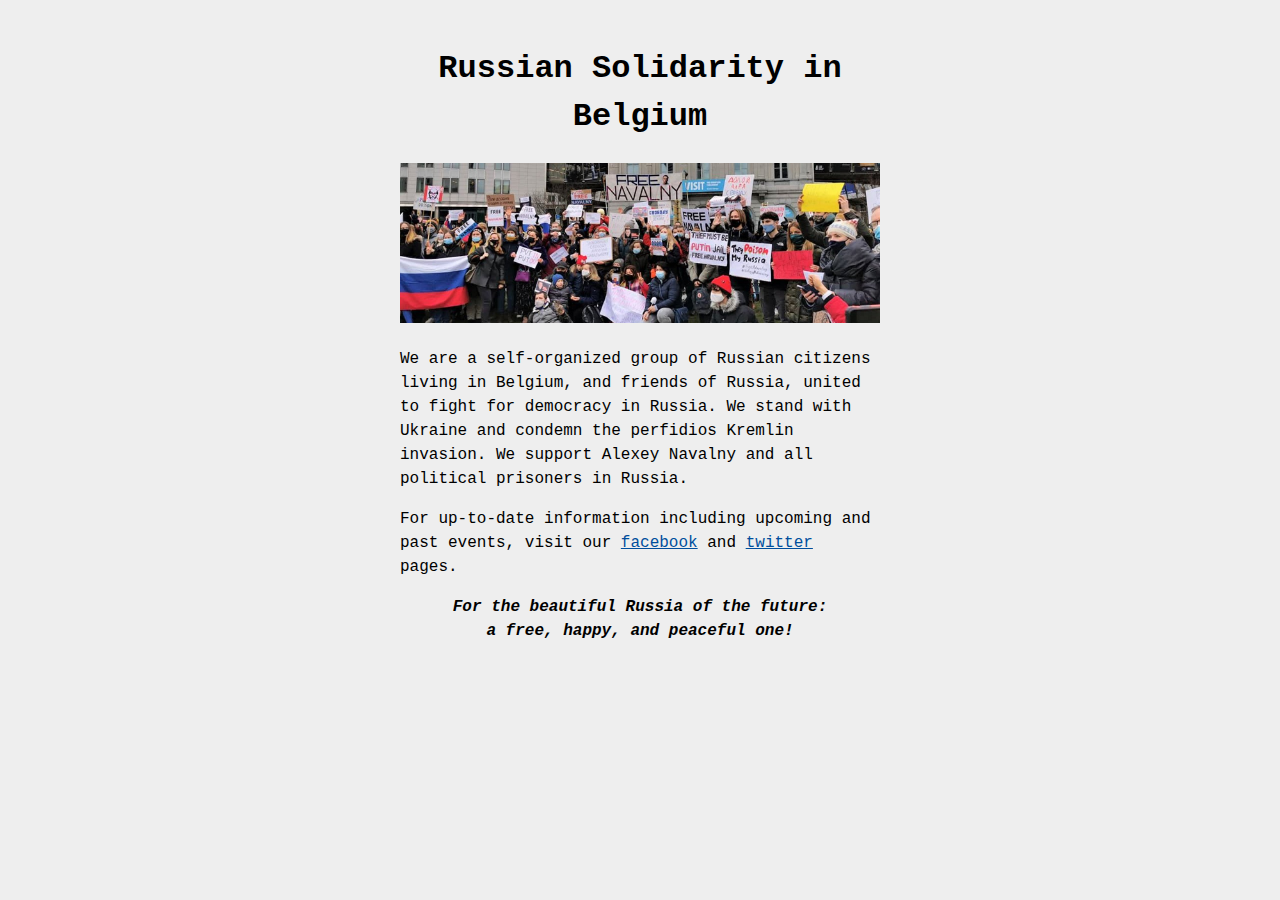
<file: index.html>
<!DOCTYPE html>
<html lang="en">
<head>
    <meta charset="utf-8" />
    <title>Russian Solidarity in Belgium</title>
    <meta name="viewport" content="width=device-width, initial-scale=1" />
    <meta name="description" content="" />
    <meta name="robots" content="index, follow" />

    <!-- Link to the Responsive Columns CSS -->
    <link rel="stylesheet" type="text/css" href="css/r-c-min.css" />

    <!-- Link to your general styles -->
    <link rel="stylesheet" type="text/css" href="css/column-styles.css" />

    <!--
    See this article for more details on linking to CSS:
    https://matthewjamestaylor.com/add-css-to-html
    -->
</head>
<body>


<!--
<r-c>
    <c1-1>
        <p> Russia</p>
        <h1></h1>
    </c1-1>
</r-c>
-->

<!-- Start layout -->
<r-c class="fixed-width">
  <c1-1>
    <h1 style="text-align:center">Russian Solidarity in Belgium</h1>
    <img src="./header.jpg" width="100%"/>

    <p>
      We are a self-organized group of Russian citizens living in Belgium,
      and friends of Russia, united to fight for democracy in Russia.
      We stand with Ukraine and condemn the perfidios Kremlin invasion.
      We support Alexey Navalny and all political prisoners in Russia.
    </p>

    <p>
      For up-to-date information including upcoming and past events,
      visit our <a href="https://www.facebook.com/russiansolidarityinbelgium">facebook</a>
      and <a href="https://twitter.com/rossolidarnost/">twitter</a> pages.
    </p>

    <p style="text-align:center">
    <b><em>
      For the beautiful Russia of the future: <br/>
      a free, happy, and peaceful one!
    </em></b>
    </p>
  </c1-1>
</r-c>
<!-- End layout -->

</body>
</html>
</file>
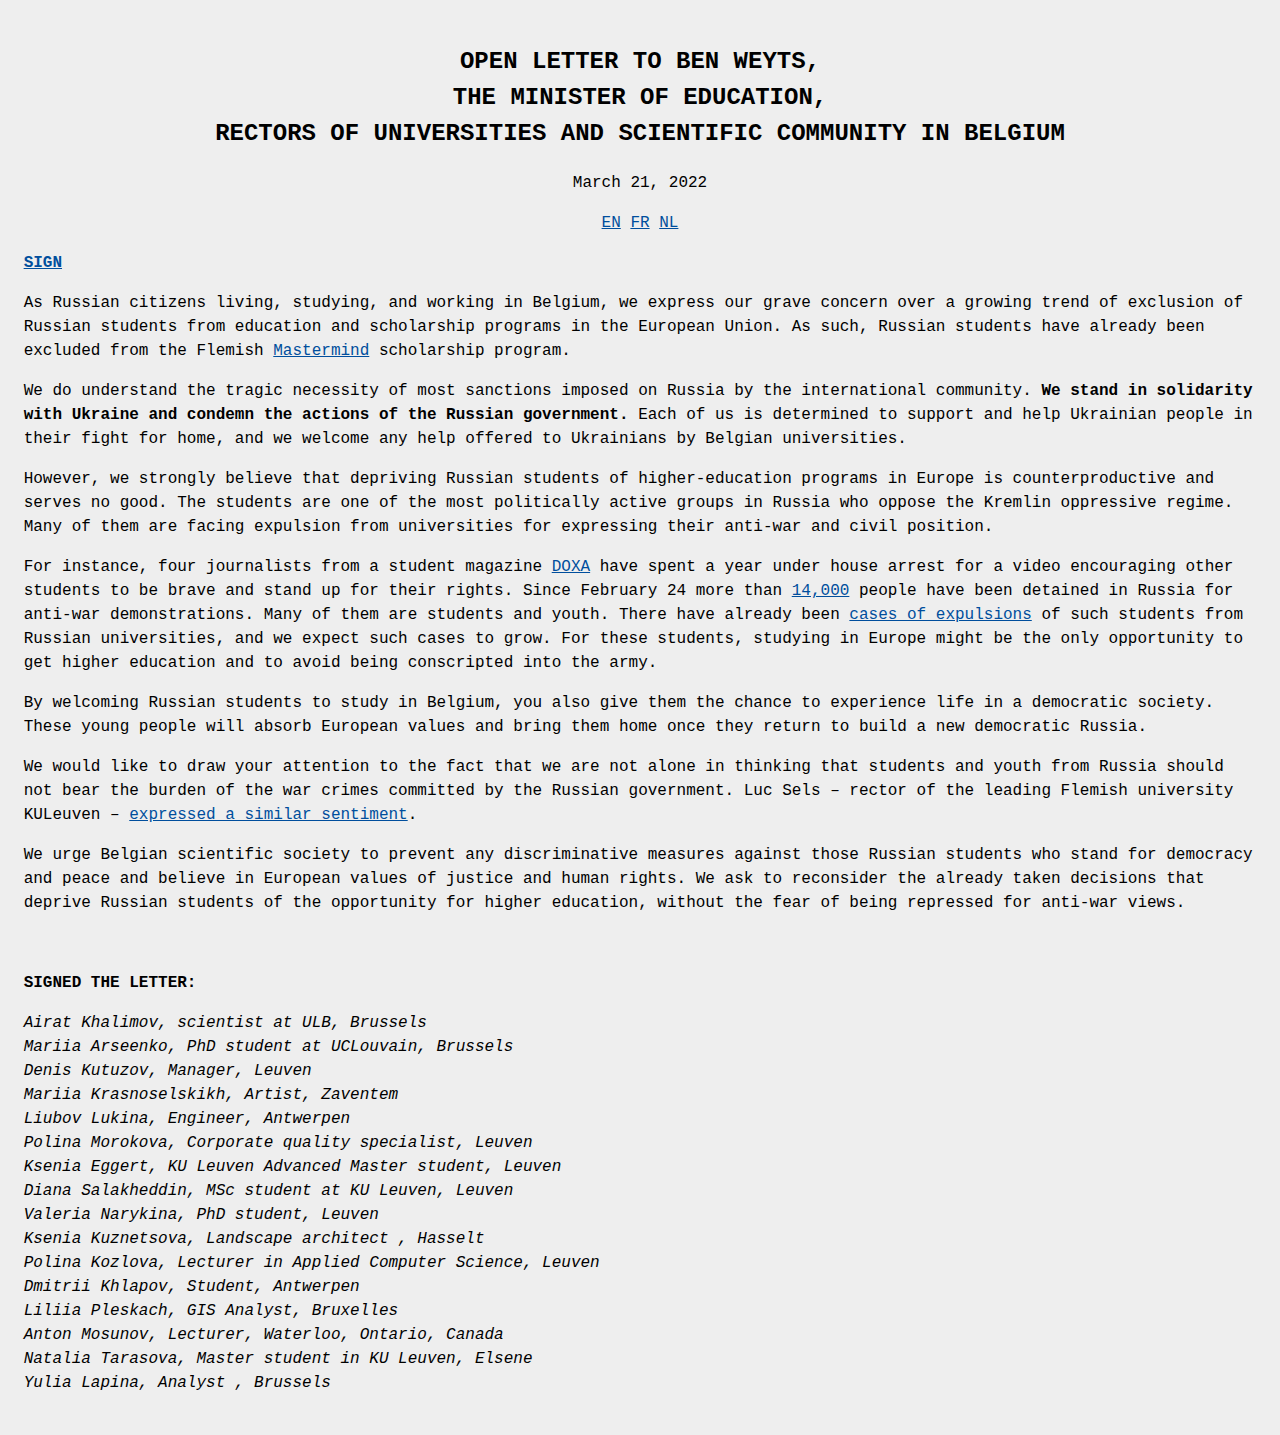
<file: letter_en.html>
<!DOCTYPE html>
<html lang="en">
<head>
    <meta charset="utf-8" />
    <title>Open Letter to Ben Weyts</title>
    <meta name="viewport" content="width=device-width, initial-scale=1" />
    <meta name="description" content="" />
    <meta name="robots" content="index, follow" />

    <!-- Link to the Responsive Columns CSS -->
    <link rel="stylesheet" type="text/css" href="css/r-c-min.css" />

    <!-- Link to your general styles -->
    <link rel="stylesheet" type="text/css" href="css/column-styles.css" />

    <!--
    See this article for more details on linking to CSS:
    https://matthewjamestaylor.com/add-css-to-html
    -->
</head>
<body>


<!--
<r-c>
    <c1-1>
        <p> Russia</p>
        <h1></h1>
    </c1-1>
</r-c>
-->

<!-- Start layout -->
<r-c class="fixed-width-wide">
  <c1-1>
    <h2 style="text-align:center">
        OPEN LETTER TO BEN WEYTS,<br/>
        THE MINISTER OF EDUCATION,<br/>
        RECTORS OF UNIVERSITIES AND SCIENTIFIC COMMUNITY IN BELGIUM
    </h2>
    <p style="text-align:center">March 21, 2022</p>
    <p style="text-align:center">
      <a href="./letter_en.html">EN</a>
      <a href="./letter_fr.html">FR</a>
      <a href="./letter_nl.html">NL</a>
    </p>

    <p style="text-align:left"><b><a href="https://forms.gle/hnZCcfJ3GpkfSVJW9">SIGN</a></b></p>

    <p>
      As Russian citizens living, studying, and working in Belgium, we express our grave concern over a growing trend of exclusion of Russian students from education and scholarship programs in the European Union.
      As such, Russian students have already been excluded from the Flemish <a href="https://www.aa.com.tr/en/europe/belgium-s-flanders-region-suspends-study-grants-for-russians-report/2527870">Mastermind</a> scholarship program.
    </p>

    <p>
    We do understand the tragic necessity of most sanctions imposed on Russia by the international community. <b>We stand in solidarity with Ukraine and condemn the actions of the Russian government.</b> Each of us is determined to support and help Ukrainian people in their fight for home, and we welcome any help offered to Ukrainians by Belgian universities.
    </p>

    <p>
However, we strongly believe that depriving Russian students of higher-education programs in Europe is counterproductive and serves no good. The students are one of the most politically active groups in Russia who oppose the Kremlin oppressive regime. Many of them are facing expulsion from universities for expressing their anti-war and civil position.
    </p>

    <p>
    For instance, four journalists from a student magazine <a href="https://news.doxajournal.ru/novosti/studenty-zapustili-peticiyu-protiv-otchisleniya-iz-spbgu-za-uchastie-v-protestah/">DOXA</a> have spent a year under house arrest for a video encouraging other students to be brave and stand up for their rights. Since February 24 more than <a href="https://ovdinfo.org/">14,000</a> people have been detained in Russia for anti-war demonstrations. Many of them are students and youth. There have already been <a href="https://www.severreal.org/a/v-peterburge-iz-spbgu-otchislyat-uchastvovavshih-v-antivoennyh-mitingah-studentov/31738584.html">cases of expulsions</a> of such students from Russian universities, and we expect such cases to grow. For these students, studying in Europe might be the only opportunity to get higher education and to avoid being conscripted into the army.
    </p>

    <p>
By welcoming Russian students to study in Belgium, you also give them the chance to experience life in a democratic society. These young people will absorb European values and bring them home once they return to build a new democratic Russia.
    </p>

    <p>
    We would like to draw your attention to the fact that we are not alone in thinking that students and youth from Russia should not bear the burden of the war crimes committed by the Russian government. Luc Sels – rector of the leading Flemish university KULeuven – <a href="https://twitter.com/LucSels/status/1501170204998606852">expressed a similar sentiment</a>.
    </p>

    <p>
We urge Belgian scientific society to prevent any discriminative measures against those Russian students who stand for democracy and peace and believe in European values of justice and human rights. We ask to reconsider the already taken decisions that deprive Russian students of the opportunity for higher education, without the fear of being repressed for anti-war views.
    </p>

    <br/>
    <p style="text-align:left"><b>SIGNED THE LETTER:</b></p>
    <em>
    <p>
    Airat Khalimov, scientist at ULB, Brussels <br/>
    Mariia Arseenko, PhD student at UCLouvain, Brussels <br/>
Denis Kutuzov, Manager, Leuven <br/>
Mariia Krasnoselskikh, Artist, Zaventem <br/>
Liubov Lukina, Engineer, Antwerpen  <br/>
Polina Morokova, Corporate quality specialist, Leuven <br/>
Ksenia Eggert, KU Leuven Advanced Master student, Leuven <br/>
Diana Salakheddin, MSc student at KU Leuven, Leuven <br/>
Valeria Narykina, PhD student, Leuven <br/>
Ksenia Kuznetsova, Landscape architect , Hasselt <br/>
Polina Kozlova, Lecturer in Applied Computer Science, Leuven <br/>
Dmitrii Khlapov, Student, Antwerpen <br/>
Liliia Pleskach, GIS Analyst, Bruxelles <br/>
Anton Mosunov, Lecturer, Waterloo, Ontario, Canada <br/>
Natalia Tarasova, Master student in KU Leuven, Elsene <br/>
Yulia Lapina, Analyst , Brussels <br/>
    </p>
    </em>

  </c1-1>
</r-c>
<!-- End layout -->

</body>
</html>
</file>
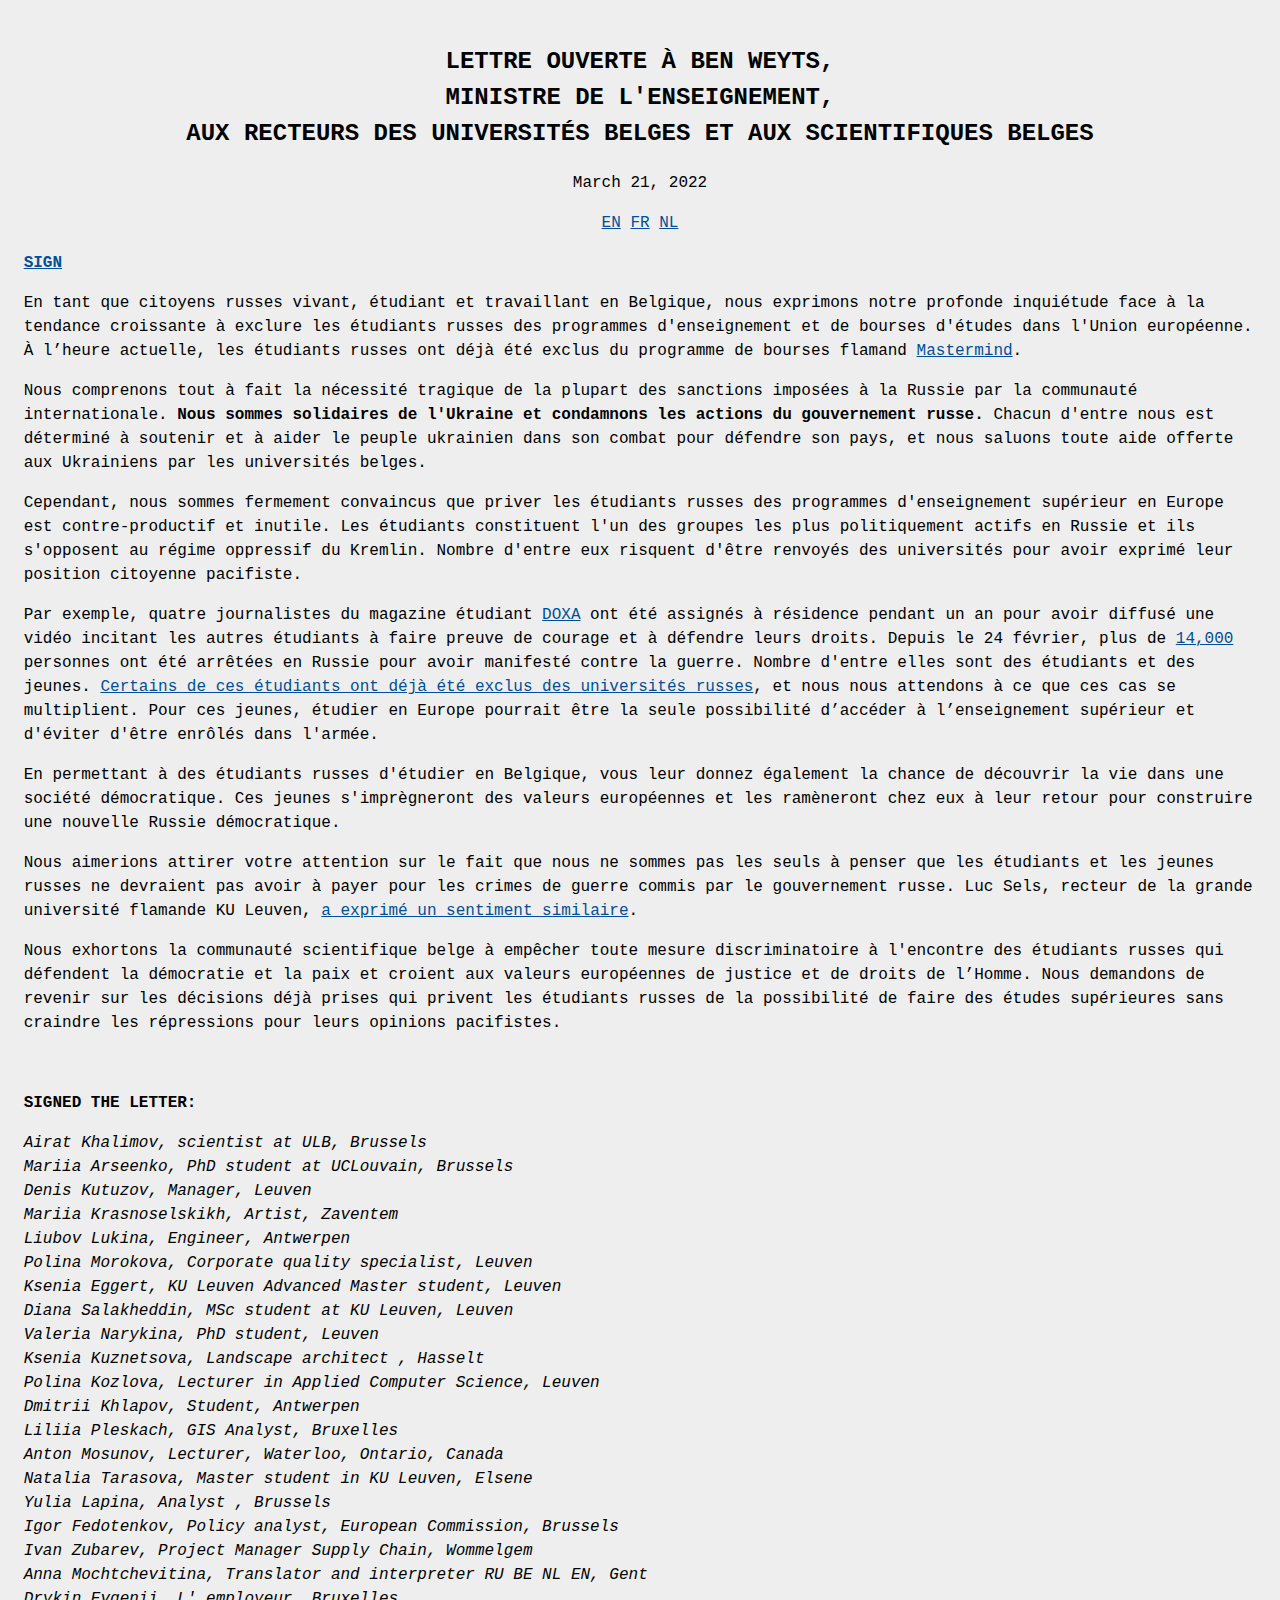
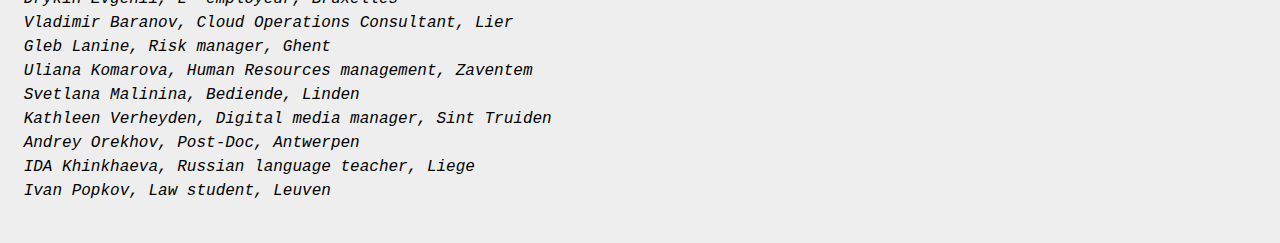
<file: letter_fr.html>
<!DOCTYPE html>
<html lang="en">
<head>
    <meta charset="utf-8" />
    <title>Open Letter to Ben Weyts</title>
    <meta name="viewport" content="width=device-width, initial-scale=1" />
    <meta name="description" content="Open Letter to Ben Weyts and Belgian Scientific Community" />
    <meta name="robots" content="index, follow" />

    <meta property="og:url" content="https://www.russiansolidarity.be/letter_fr.html">
    <meta property="og:type" content="website">
    <meta property="og:title" content="Open Letter to Ben Weyts and Belgian Scientific Community">
    <meta property="og:description" content="We urge Belgian scientific society to prevent any discriminative measures against pro-peace anti-war Russian students">

    <!-- Link to the Responsive Columns CSS -->
    <link rel="stylesheet" type="text/css" href="css/r-c-min.css" />

    <!-- Link to your general styles -->
    <link rel="stylesheet" type="text/css" href="css/column-styles.css" />

    <!--
    See this article for more details on linking to CSS:
    https://matthewjamestaylor.com/add-css-to-html
    -->
</head>
<body>


<!--
<r-c>
    <c1-1>
        <p> Russia</p>
        <h1></h1>
    </c1-1>
</r-c>
-->

<!-- Start layout -->
<r-c class="fixed-width-wide">
  <c1-1>
    <h2 style="text-align:center">
      LETTRE OUVERTE À BEN WEYTS,<br/>
      MINISTRE DE L'ENSEIGNEMENT, <br/>
      AUX RECTEURS DES UNIVERSITÉS BELGES ET AUX SCIENTIFIQUES BELGES
    </h2>
    <p style="text-align:center">March 21, 2022</p>
    <p style="text-align:center">
      <a href="./letter_en.html">EN</a>
      <a href="./letter_fr.html">FR</a>
      <a href="./letter_nl.html">NL</a>
    </p>

    <p style="text-align:left"><b><a href="https://forms.gle/hnZCcfJ3GpkfSVJW9">SIGN</a></b></p>

    <p>
En tant que citoyens russes vivant, étudiant et travaillant en Belgique, nous exprimons notre profonde inquiétude face à la tendance croissante à exclure les étudiants russes des programmes d'enseignement et de bourses d'études dans l'Union européenne. À l’heure actuelle, les étudiants russes ont déjà été exclus du programme de bourses flamand
<a href="https://www.aa.com.tr/en/europe/belgium-s-flanders-region-suspends-study-grants-for-russians-report/2527870">Mastermind</a>.
    </p>

    <p>
Nous comprenons tout à fait la nécessité tragique de la plupart des sanctions imposées à la Russie par la communauté internationale. 
    <b>Nous sommes solidaires de l'Ukraine et condamnons les actions du gouvernement russe. </b>
Chacun d'entre nous est déterminé à soutenir et à aider le peuple ukrainien dans son combat pour défendre son pays, et nous saluons toute aide offerte aux Ukrainiens par les universités belges. </p>

    <p>
Cependant, nous sommes fermement convaincus que priver les étudiants russes des programmes d'enseignement supérieur en Europe est contre-productif et inutile. Les étudiants constituent l'un des groupes les plus politiquement actifs en Russie et ils s'opposent au régime oppressif du Kremlin. Nombre d'entre eux risquent d'être renvoyés des universités pour avoir exprimé leur position citoyenne pacifiste.
    </p>

    <p>
Par exemple, quatre journalistes du magazine étudiant
    <a href="https://news.doxajournal.ru/novosti/studenty-zapustili-peticiyu-protiv-otchisleniya-iz-spbgu-za-uchastie-v-protestah/">DOXA</a>
ont été assignés à résidence pendant un an pour avoir diffusé une vidéo incitant les autres étudiants à faire preuve de courage et à défendre leurs droits. Depuis le 24 février, plus de
<a href="https://ovdinfo.org/">14,000</a>
personnes ont été arrêtées en Russie pour avoir manifesté contre la guerre. Nombre d'entre elles sont des étudiants et des jeunes.
<a href="https://www.severreal.org/a/v-peterburge-iz-spbgu-otchislyat-uchastvovavshih-v-antivoennyh-mitingah-studentov/31738584.html">Certains de ces étudiants ont déjà été exclus des universités russes</a>, et nous nous attendons à ce que ces cas se multiplient. Pour ces jeunes, étudier en Europe pourrait être la seule possibilité d’accéder à l’enseignement supérieur et d'éviter d'être enrôlés dans l'armée.
    </p>

    <p>
En permettant à des étudiants russes d'étudier en Belgique, vous leur donnez également la chance de découvrir la vie dans une société démocratique. Ces jeunes s'imprègneront des valeurs européennes et les ramèneront chez eux à leur retour pour construire une nouvelle Russie démocratique.
    </p>

    <p>
    Nous aimerions attirer votre attention sur le fait que nous ne sommes pas les seuls à penser que les étudiants et les jeunes russes ne devraient pas avoir à payer pour les crimes de guerre commis par le gouvernement russe. Luc Sels, recteur de la grande université flamande KU Leuven, <a href="https://twitter.com/LucSels/status/1501170204998606852">a exprimé un sentiment similaire</a>.
    </p>

    <p>
Nous exhortons la communauté scientifique belge à empêcher toute mesure discriminatoire à l'encontre des étudiants russes qui défendent la démocratie et la paix et croient aux valeurs européennes de justice et de droits de l’Homme. Nous demandons de revenir sur les décisions déjà prises qui privent les étudiants russes de la possibilité de faire des études supérieures sans craindre les répressions pour leurs opinions pacifistes.
    </p>

    <br/>
    <p style="text-align:left"><b>SIGNED THE LETTER:</b></p>
    <em>
    <p>
Airat Khalimov, scientist at ULB, Brussels <br/>
Mariia Arseenko, PhD student at UCLouvain, Brussels <br/>
Denis Kutuzov, Manager, Leuven <br/>
Mariia Krasnoselskikh, Artist, Zaventem <br/>
Liubov Lukina, Engineer, Antwerpen  <br/>
Polina Morokova, Corporate quality specialist, Leuven <br/>
Ksenia Eggert, KU Leuven Advanced Master student, Leuven <br/>
Diana Salakheddin, MSc student at KU Leuven, Leuven <br/>
Valeria Narykina, PhD student, Leuven <br/>
Ksenia Kuznetsova, Landscape architect , Hasselt <br/>
Polina Kozlova, Lecturer in Applied Computer Science, Leuven <br/>
Dmitrii Khlapov, Student, Antwerpen <br/>
Liliia Pleskach, GIS Analyst, Bruxelles <br/>
Anton Mosunov, Lecturer, Waterloo, Ontario, Canada <br/>
Natalia Tarasova, Master student in KU Leuven, Elsene <br/>
Yulia Lapina, Analyst , Brussels <br/>
Igor Fedotenkov, Policy analyst, European Commission, Brussels <br/>
Ivan Zubarev, Project Manager Supply Chain, Wommelgem <br/>
Anna Mochtchevitina, Translator and interpreter RU BE NL EN, Gent <br/>
Drykin Evgenii, L' employeur, Bruxelles <br/>
Vladimir Baranov, Cloud Operations Consultant, Lier <br/>
Gleb Lanine, Risk manager, Ghent <br/>
Uliana Komarova, Human Resources management, Zaventem <br/>
Svetlana Malinina, Bediende, Linden <br/>
Kathleen Verheyden, Digital media manager, Sint Truiden <br/>
Andrey Orekhov, Post-Doc, Antwerpen  <br/>
IDA Khinkhaeva, Russian language teacher, Liege <br/>
Ivan Popkov, Law student, Leuven <br/>
    </p>
    </em>
  </c1-1>
</r-c>
<!-- End layout -->

</body>
</html>
</file>
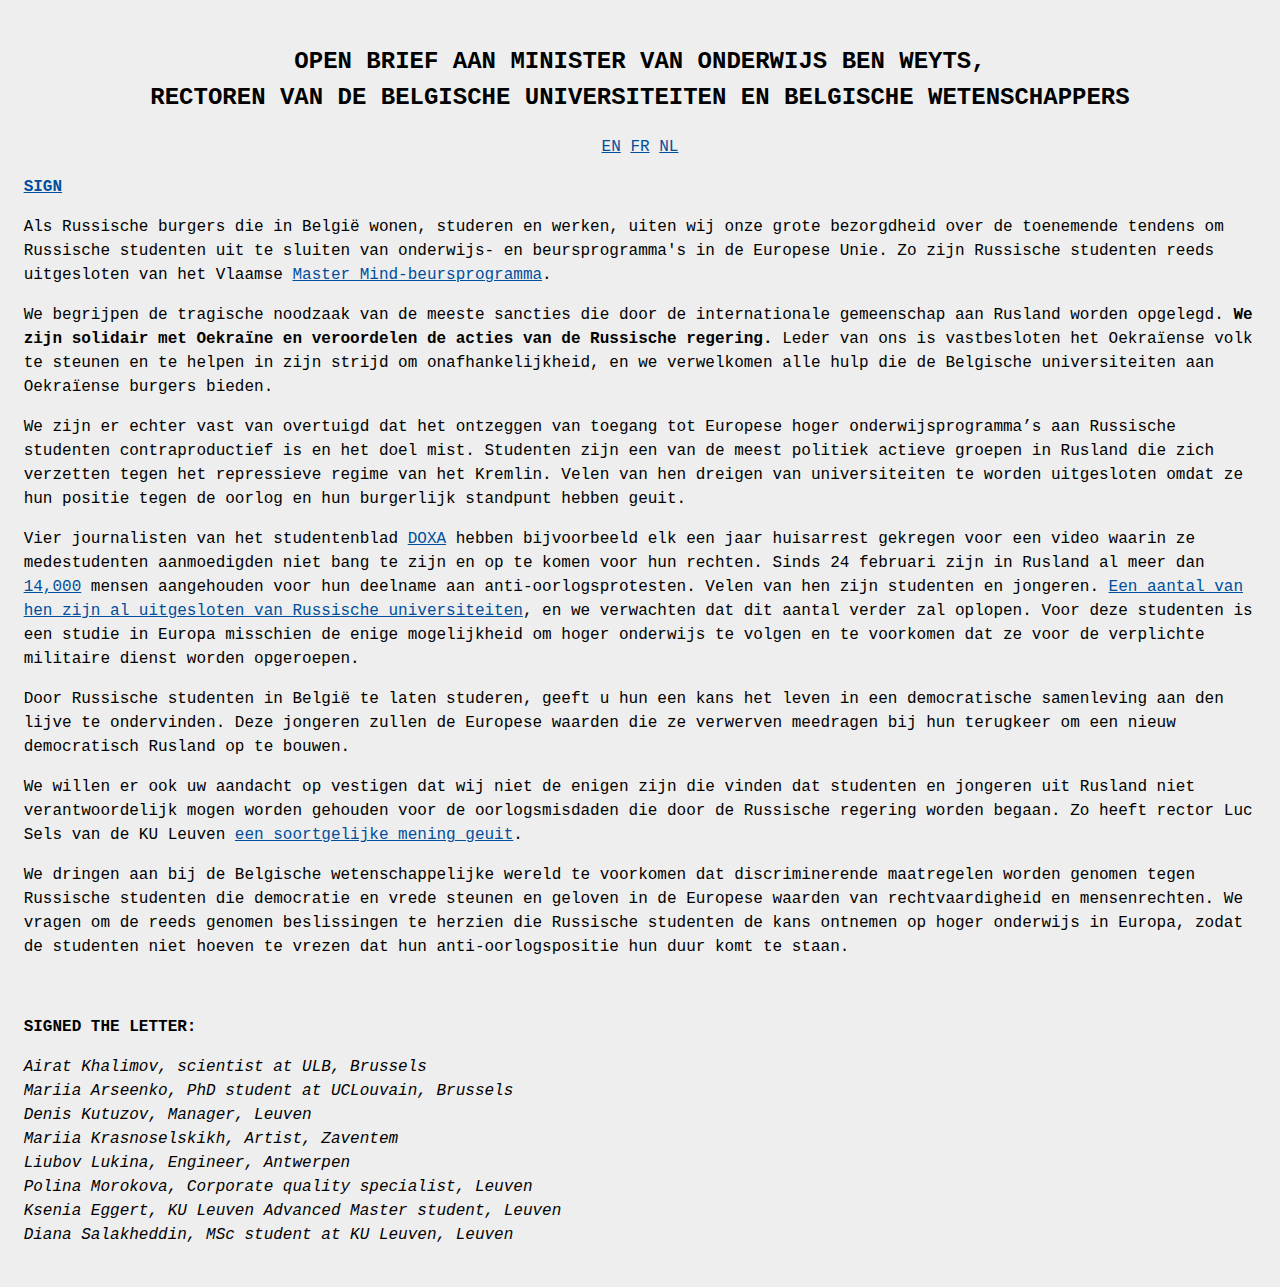
<file: letter_nl.html>
<!DOCTYPE html>
<html lang="en">
<head>
    <meta charset="utf-8" />
    <title>Open Letter to Ben Weyts</title>
    <meta name="viewport" content="width=device-width, initial-scale=1" />
    <meta name="description" content="" />
    <meta name="robots" content="index, follow" />

    <!-- Link to the Responsive Columns CSS -->
    <link rel="stylesheet" type="text/css" href="css/r-c-min.css" />

    <!-- Link to your general styles -->
    <link rel="stylesheet" type="text/css" href="css/column-styles.css" />

    <!--
    See this article for more details on linking to CSS:
    https://matthewjamestaylor.com/add-css-to-html
    -->
</head>
<body>


<!--
<r-c>
    <c1-1>
        <p> Russia</p>
        <h1></h1>
    </c1-1>
</r-c>
-->

<!-- Start layout -->
<r-c class="fixed-width-wide">
  <c1-1>
    <h2 style="text-align:center">
      OPEN BRIEF AAN MINISTER VAN ONDERWIJS BEN WEYTS, <br/>
      RECTOREN VAN DE BELGISCHE UNIVERSITEITEN EN BELGISCHE WETENSCHAPPERS
    </h2>
    <p style="text-align:center">
      <a href="./letter_en.html">EN</a>
      <a href="./letter_fr.html">FR</a>
      <a href="./letter_nl.html">NL</a>
    </p>

    <p style="text-align:left"><b><a href="https://forms.gle/hnZCcfJ3GpkfSVJW9">SIGN</a></b></p>

    <p>
Als Russische burgers die in België wonen, studeren en werken, uiten wij onze grote bezorgdheid over de toenemende tendens om Russische studenten uit te sluiten van onderwijs- en beursprogramma's in de Europese Unie. Zo zijn Russische studenten reeds uitgesloten van het Vlaamse
<a href="https://www.aa.com.tr/en/europe/belgium-s-flanders-region-suspends-study-grants-for-russians-report/2527870">Master Mind-beursprogramma</a>.
    </p>

    <p>
We begrijpen de tragische noodzaak van de meeste sancties die door de internationale gemeenschap aan Rusland worden opgelegd.
    <b> We zijn solidair met Oekraïne en veroordelen de acties van de Russische regering. </b>
Leder van ons is vastbesloten het Oekraïense volk te steunen en te helpen in zijn strijd om onafhankelijkheid, en we verwelkomen alle hulp die de Belgische universiteiten aan Oekraïense burgers bieden.
    </p>

    <p>
We zijn er echter vast van overtuigd dat het ontzeggen van toegang tot Europese hoger onderwijsprogramma’s aan Russische studenten contraproductief is en het doel mist. Studenten zijn een van de meest politiek actieve groepen in Rusland die zich verzetten tegen het repressieve regime van het Kremlin. Velen van hen dreigen van universiteiten te worden uitgesloten omdat ze hun positie tegen de oorlog en hun burgerlijk standpunt hebben geuit.
    </p>

    <p>
Vier journalisten van het studentenblad
    <a href="https://news.doxajournal.ru/novosti/studenty-zapustili-peticiyu-protiv-otchisleniya-iz-spbgu-za-uchastie-v-protestah/">DOXA</a>
hebben bijvoorbeeld elk een jaar huisarrest gekregen voor een video waarin ze medestudenten aanmoedigden niet bang te zijn en op te komen voor hun rechten.
Sinds 24 februari zijn in Rusland al meer dan <a href="https://ovdinfo.org/">14,000</a>
mensen aangehouden voor hun deelname aan anti-oorlogsprotesten. Velen van hen zijn studenten en jongeren.
<a href="https://www.severreal.org/a/v-peterburge-iz-spbgu-otchislyat-uchastvovavshih-v-antivoennyh-mitingah-studentov/31738584.html"> Een aantal van hen zijn al uitgesloten van Russische universiteiten</a>, en we verwachten dat dit aantal verder zal oplopen. Voor deze studenten is een studie in Europa misschien de enige mogelijkheid om hoger onderwijs te volgen en te voorkomen dat ze voor de verplichte militaire dienst worden opgeroepen.
    </p>

    <p>
Door Russische studenten in België te laten studeren, geeft u hun een kans het leven in een democratische samenleving aan den lijve te ondervinden. Deze jongeren zullen de Europese waarden die ze verwerven meedragen bij hun terugkeer om een nieuw democratisch Rusland op te bouwen.
    </p>

    <p>
    We willen er ook uw aandacht op vestigen dat wij niet de enigen zijn die vinden dat studenten en jongeren uit Rusland niet verantwoordelijk mogen worden gehouden voor de oorlogsmisdaden die door de Russische regering worden begaan. Zo heeft rector Luc Sels van de KU Leuven <a href="https://twitter.com/LucSels/status/1501170204998606852?s=20&t=vsEwhvaQNiigXvr0zxSwJg"> een soortgelijke mening geuit</a>.
    </p>

    <p>
We dringen aan bij de Belgische wetenschappelijke wereld te voorkomen dat discriminerende maatregelen worden genomen tegen Russische studenten die democratie en vrede steunen en geloven in de Europese waarden van rechtvaardigheid en mensenrechten. We vragen om de reeds genomen beslissingen te herzien die Russische studenten de kans ontnemen op hoger onderwijs in Europa, zodat de studenten niet hoeven te vrezen dat hun anti-oorlogspositie hun duur komt te staan.
    </p>



    <br/>
    <p style="text-align:left"><b>SIGNED THE LETTER:</b></p>
    <em>
    <p>
    Airat Khalimov, scientist at ULB, Brussels <br/>
    Mariia Arseenko, PhD student at UCLouvain, Brussels <br/>
Denis Kutuzov, Manager, Leuven <br/>
Mariia Krasnoselskikh, Artist, Zaventem <br/>
Liubov Lukina, Engineer, Antwerpen  <br/>
Polina Morokova, Corporate quality specialist, Leuven <br/>
Ksenia Eggert, KU Leuven Advanced Master student, Leuven <br/>
Diana Salakheddin, MSc student at KU Leuven, Leuven <br/>
    </p>
    </em>
  </c1-1>
</r-c>
<!-- End layout -->

</body>
</html>
</file>
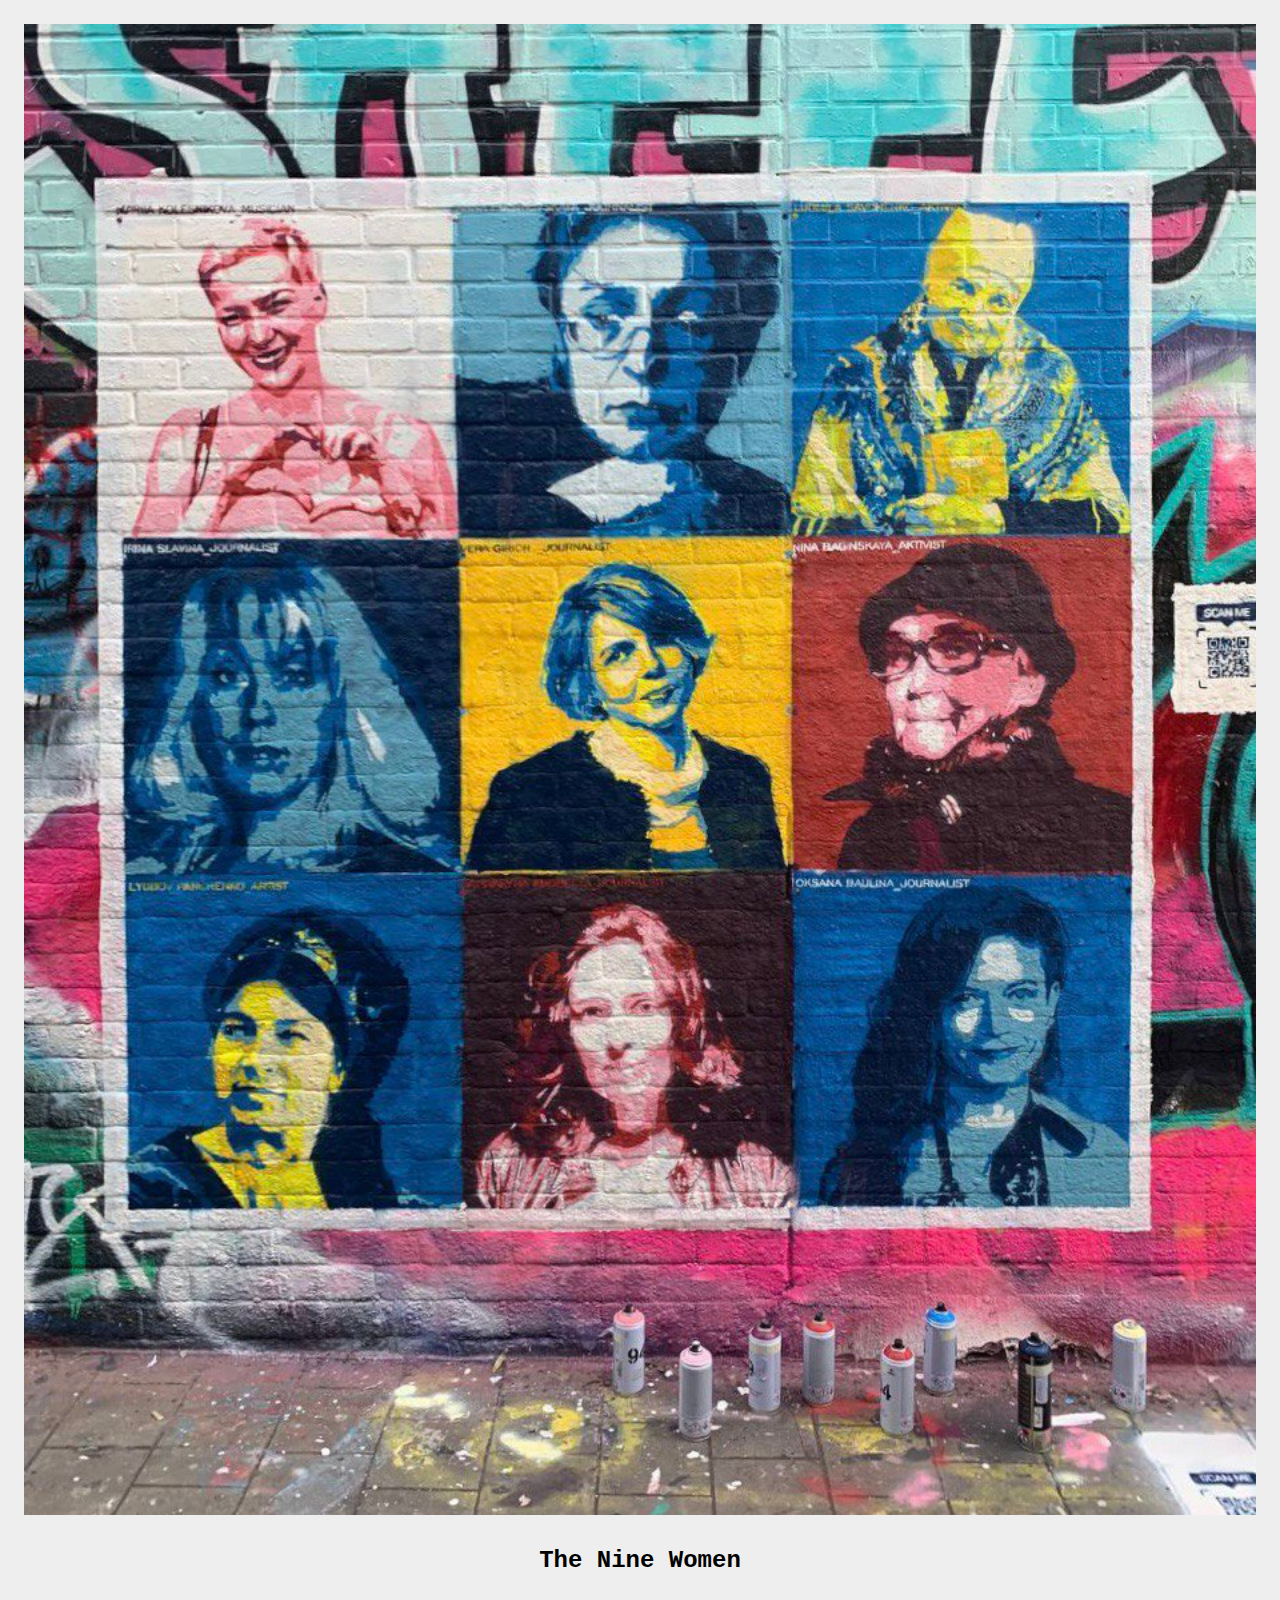
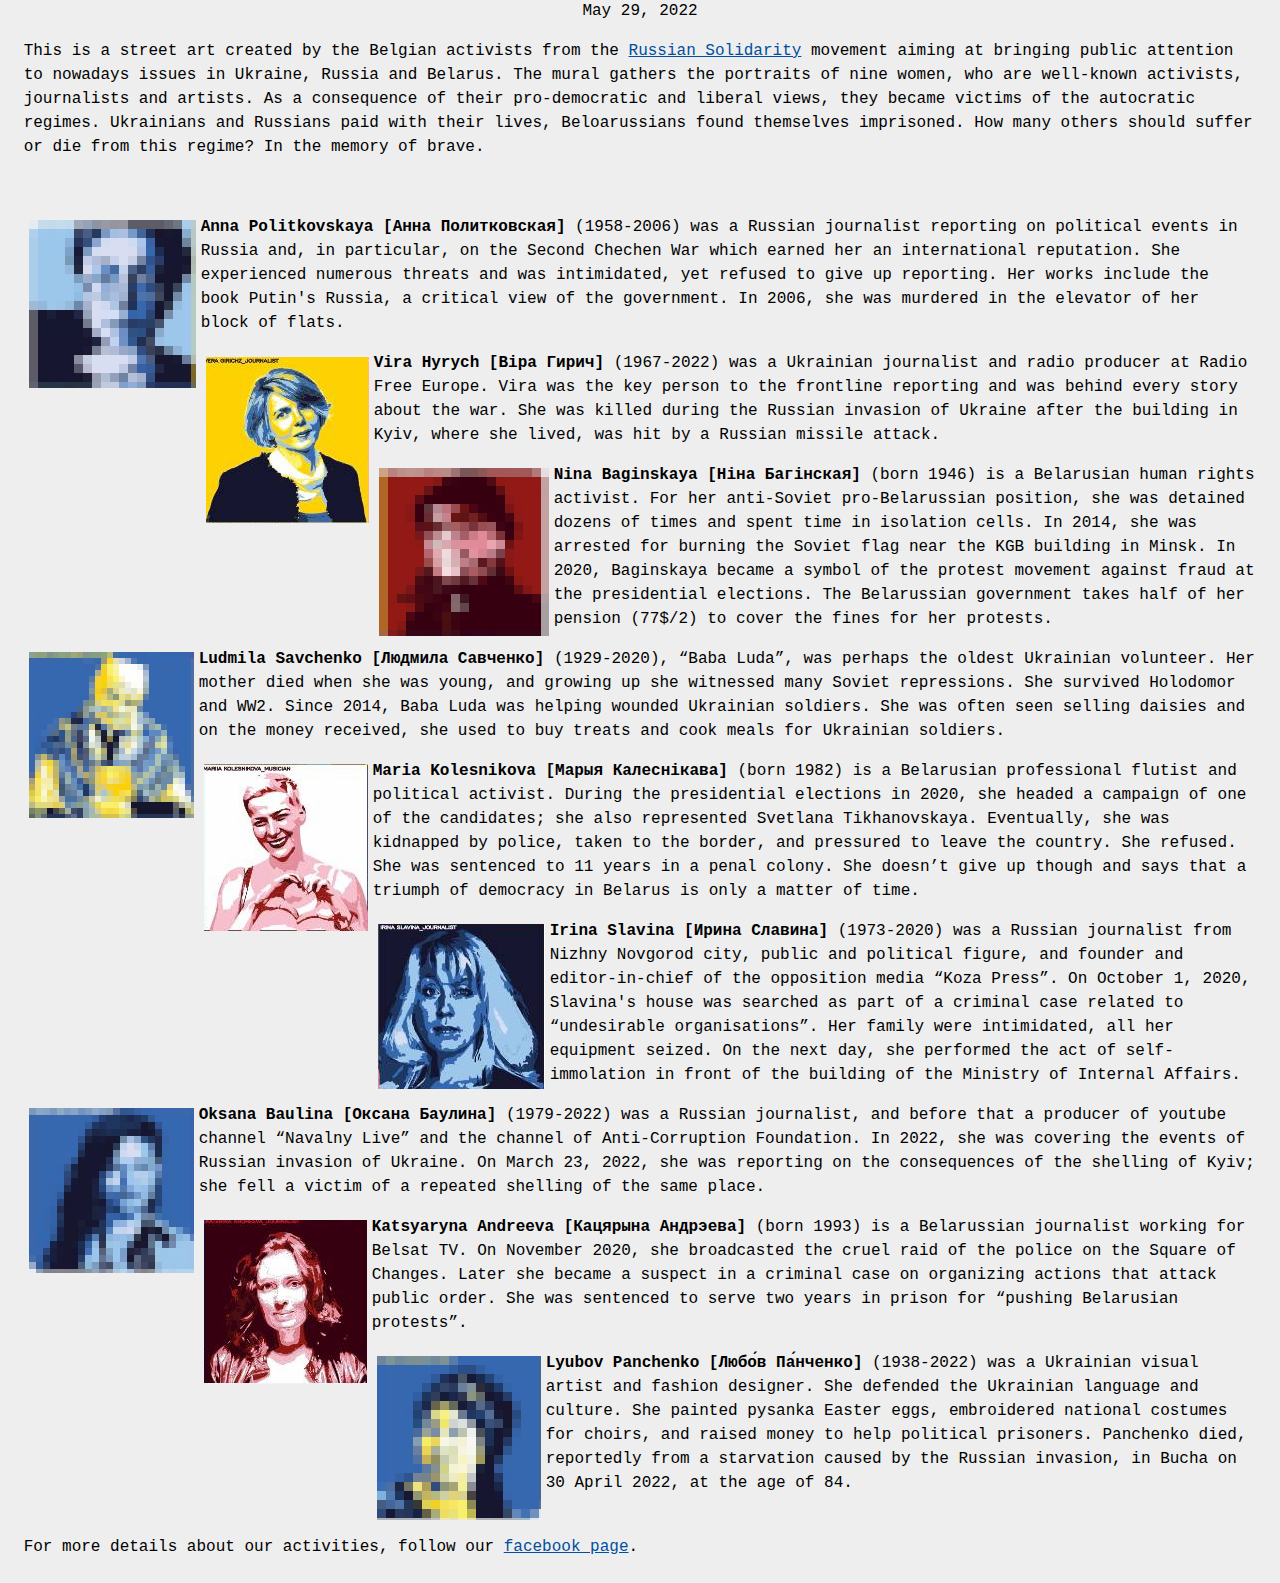
<file: mural3x3.html>
<!DOCTYPE html>
<html lang="en">
<head>
    <meta charset="utf-8" />
    <title>The Nine Women</title>
    <meta name="viewport" content="width=device-width, initial-scale=1" />
    <meta name="description" content="The Nine Women" />

    <meta property="og:url" content="https://www.russiansolidarity.be/mural3x3.html">
    <meta property="og:type" content="website">
    <meta property="og:title" content="The Nine Women">
    <meta property="og:description" content="Street art 'The Nine Women' in the name of bravery of women in Ukraine, Russia and Belarus">
    <meta property="og:image" content="https://www.russiansolidarity.be/images/9women/all.jpg">
    <meta property="og:site_name" content="https://russiansolidarity.be">

    <meta name="robots" content="index, follow" />

    <!-- Link to the Responsive Columns CSS -->
    <link rel="stylesheet" type="text/css" href="css/r-c-min.css" />

    <!-- Link to your general styles -->
    <link rel="stylesheet" type="text/css" href="css/column-styles.css" />

</head>
<body>


<!--
<r-c>
    <c1-1>
        <p> Russia</p>
        <h1></h1>
    </c1-1>
</r-c>
-->

<!-- Start layout -->
<r-c class="fixed-width-wide">
  <c1-1>
    <img src="./images/9women/all.jpg" width="100%"/>
    <h2 style="text-align:center"> The Nine Women </h2>
    <p style="text-align:center">May 29, 2022</p>

    <p>
    This is a street art created by the Belgian activists from the <a href="https://russiansolidarity.be">Russian Solidarity</a> movement aiming at bringing public attention to nowadays issues in Ukraine, Russia and Belarus. The mural gathers the portraits of nine women, who are well-known activists, journalists and artists. As a consequence of their pro-democratic and liberal views, they became victims of the autocratic regimes. Ukrainians and Russians paid with their lives, Beloarussians found themselves imprisoned. How many others should suffer or die from this regime? In the memory of brave.
    </p>

    <br/>


    <p>
    <img src="./images/9women/anna.png" style="float: left; margin: 5px;"/>
    <b>Anna Politkovskaya [Анна Политковская]</b>
(1958-2006) was a Russian journalist reporting on political events in Russia and, in particular, on the Second Chechen War which earned her an international reputation. She experienced numerous threats and was intimidated, yet refused to give up reporting. Her works include the book Putin's Russia, a critical view of the government. In 2006, she was murdered in the elevator of her block of flats.
    </p>

    <p>
    <img src="./images/9women/vira.png" style="float: left; margin: 5px;"/>
    <b>Vira Hyrych [Віра Гирич]</b> (1967-2022) was a Ukrainian journalist and radio producer at Radio Free Europe. Vira was the key person to the frontline reporting and was behind every story about the war. She was killed during the Russian invasion of Ukraine after the building in Kyiv, where she lived, was hit by a Russian missile attack.
    </p>

    <p>
    <img src="./images/9women/nina.png" style="float: left; margin: 5px;"/>
    <b>Nina Baginskaya [Ніна Багінская]</b> (born 1946) is a Belarusian human rights activist. For her anti-Soviet pro-Belarussian position, she was detained dozens of times and spent time in isolation cells. In 2014, she was arrested for burning the Soviet flag near the KGB building in Minsk. In 2020, Baginskaya became a symbol of the protest movement against fraud at the presidential elections. The Belarussian government takes half of her pension (77$/2) to cover the fines for her protests.
    </p>
    <p>
    <img src="./images/9women/ludmila.png" style="float: left; margin: 5px;"/>
    <b>Ludmila Savchenko [Людмила Савченко]</b> (1929-2020), “Baba Luda”, was perhaps the oldest Ukrainian volunteer. Her mother died when she was young, and growing up she witnessed many Soviet repressions. She survived Holodomor and WW2. Since 2014, Baba Luda was helping wounded Ukrainian soldiers. She was often seen selling daisies and on the money received, she used to buy treats and cook meals for Ukrainian  soldiers.
    </p>
    <p>
    <img src="./images/9women/maria.png" style="float: left; margin: 5px;"/>
    <b>Maria Kolesnikova [Марыя Калеснікава]</b> (born 1982) is a Belarusian professional flutist and political activist. During the presidential elections in 2020, she headed a campaign of one of the candidates; she also represented Svetlana Tikhanovskaya. Eventually, she was kidnapped by police, taken to the border, and pressured to leave the country. She refused. She was sentenced to 11 years in a penal colony. She doesn’t give up though and says that a triumph of democracy in Belarus is only a matter of time.
    </p>
    <p>
    <img src="./images/9women/irina.png" style="float: left; margin: 5px;"/>
    <b>Irina Slavina [Ирина Славина]</b> (1973-2020) was a Russian journalist from Nizhny Novgorod city, public and political figure, and founder and editor-in-chief of  the opposition media “Koza Press”. On October 1, 2020, Slavina's house was searched as part of a criminal case related to “undesirable organisations”. Her family were intimidated, all her equipment seized. On the next day, she performed the act of self-immolation in front of the building of the Ministry of Internal Affairs.
    </p>
    <p>
    <img src="./images/9women/oksana.png" style="float: left; margin: 5px;"/>
    <b>Oksana Baulina [Оксана Баулина]</b> (1979-2022) was a Russian journalist, and before that a producer of youtube channel “Navalny Live” and the channel of Anti-Corruption Foundation. In 2022, she was covering the events of Russian invasion of Ukraine. On March 23, 2022, she was reporting on the consequences of the shelling of Kyiv; she fell a victim of a repeated shelling of the same place.
    </p>
    <p>
    <img src="./images/9women/kat.png" style="float: left; margin: 5px;"/>
    <b>Katsyaryna Andreeva [Кацярына Андрэева]</b> (born 1993) is a Belarussian journalist working for Belsat TV. On November 2020, she broadcasted the cruel raid of the police on the Square of Changes. Later she became a suspect in a criminal case on organizing actions that attack public order. She was sentenced to serve two years in prison for “pushing Belarusian protests”.
    </p>

    <p>
    <img src="./images/9women/lyubov.png" style="float: left; margin: 5px;"/>
    <b>Lyubov Panchenko [Любо́в Па́нченко]</b>
(1938-2022) was a Ukrainian visual artist and fashion designer. She defended the Ukrainian language and culture. She painted pysanka Easter eggs, embroidered national costumes for choirs, and raised money to help political prisoners. Panchenko died, reportedly from a starvation caused by the Russian invasion, in Bucha on 30 April 2022, at the age of 84.
    </p>

    <br/>
    For more details about our activities,
    follow our <a href="https://www.facebook.com/russiansolidarityinbelgium">facebook page</a>.

  </c1-1>
</r-c>
<!-- End layout -->

</body>
</html>
</file>
<file: css/r-c-min.css>
r-c,[r-c],[data-r-c]{display:flex;flex-wrap:wrap}r-c,[data-r-c]{width:auto!important}r-c,[r-c],[data-r-c],r-c > *,[r-c] > *,[data-r-c] > *{box-sizing:border-box}r-c,[r-c],[data-r-c]{margin:calc(5.455px + 1.42041vw);gap:calc(5.455px + 1.42041vw)}[join],[data-join]{margin:0;gap:0}[join] > *,[data-join] > *{padding:calc(5.455px + 1.42041vw)}[r-c]{margin:0}[r-c][join]{padding:0}r-c[center],[r-c][center],[data-center]{justify-content:center}r-c[right],[r-c][right],[data-right]{justify-content:flex-end}r-c[space-between],[r-c][space-between],[data-space-between]{justify-content:space-between}r-c[space-evenly],[r-c][space-evenly],[data-space-evenly]{justify-content:space-evenly}r-c[top],[r-c][top],[data-top]{align-items:flex-start}r-c[middle],[r-c][middle],[data-middle]{align-items:center}r-c[bottom],[r-c][bottom],[data-bottom]{align-items:flex-end}r-c > *,[r-c] > *,[data-r-c] > *,c1-1:not([x]),[c1-1]:not(x),[data-c1-2]:not(x),r-c[c1-1]:not(x) > *,[data-r-c][data-c1-1] > *{width:100%}c1-2:not([x]),[c1-2]:not(x),[data-c1-2]:not(x),r-c[c1-2]:not(x) > *,[data-r-c][data-c1-2] > *{width:calc(50% - (5.455px + 1.42041vw)/2)}c1-3:not([x]),[c1-3]:not(x),[data-c1-3]:not(x),r-c[c1-3]:not(x) > *,[data-r-c][data-c1-3] > *{width:calc(100%/3 - (5.455px + 1.42041vw)/3*2)}c2-3:not([x]),[c2-3]:not(x),[data-c2-3]:not(x),r-c[c2-3]:not(x) > *,[data-r-c][data-c2-3] > *{width:calc(100%/3*2 - (5.455px + 1.42041vw)/3)}c1-4:not([x]),[c1-4]:not(x),[data-c1-4]:not(x),r-c[c1-4]:not(x) > *,[data-r-c][data-c1-4] > *{width:calc(25% - (5.455px + 1.42041vw)/4*3)}c2-4:not([x]),[c2-4]:not(x),[data-c2-4]:not(x),r-c[c2-4]:not(x) > *,[data-r-c][data-c2-4] > *{width:calc(50% - (5.455px + 1.42041vw)/2)}c3-4:not([x]),[c3-4]:not(x),[data-c3-4]:not(x),r-c[c3-4]:not(x) > *,[data-r-c][data-c3-4] > *{width:calc(25% - (5.455px + 1.42041vw)/4)}c1-5:not([x]),[c1-5]:not(x),[data-c1-5]:not(x),r-c[c1-5]:not(x) > *,[data-r-c][data-c1-5] > *{width:calc(100%/5 - (5.455px + 1.42041vw)/5*4)}c2-5:not([x]),[c2-5]:not(x),[data-c2-5]:not(x),r-c[c2-5]:not(x) > *,[data-r-c][data-c2-5] > *{width:calc(100%/5*2 - (5.455px + 1.42041vw)/5*3)}c3-5:not([x]),[c3-5]:not(x),[data-c3-5]:not(x),r-c[c3-5]:not(x) > *,[data-r-c][data-c3-5] > *{width:calc(100%/5*3 - (5.455px + 1.42041vw)/5*2)}c4-5:not([x]),[c4-5]:not(x),[data-c4-5]:not(x),r-c[c4-5]:not(x) > *,[data-r-c][data-c4-5] > *{width:calc(100%/5*4 - (5.455px + 1.42041vw)/5)}c1-6:not([x]),[c1-6]:not(x),[data-c1-6]:not(x),r-c[c1-6]:not(x) > *,[data-r-c][data-c1-6] > *{width:calc(100%/6 - (5.455px + 1.42041vw)/6*5)}c2-6:not([x]),[c2-6]:not(x),[data-c2-6]:not(x),r-c[c2-6]:not(x) > *,[data-r-c][data-c2-6] > *{width:calc(100%/6*2 - (5.455px + 1.42041vw)/6*4)}c3-6:not([x]),[c3-6]:not(x),[data-c3-6]:not(x),r-c[c3-6]:not(x) > *,[data-r-c][data-c3-6] > *{width:calc(50% - (5.455px + 1.42041vw)/2)}c4-6:not([x]),[c4-6]:not(x),[data-c4-6]:not(x),r-c[c4-6]:not(x) > *,[data-r-c][data-c4-6] > *{width:calc(100%/6*4 - (5.455px + 1.42041vw)/6*2)}c5-6:not([x]),[c5-6]:not(x),[data-c5-6]:not(x),r-c[c5-6]:not(x) > *,[data-r-c][data-c5-6] > *{width:calc(100%/6*5 - (5.455px + 1.42041vw)/6)}c1-7:not([x]),[c1-7]:not(x),[data-c1-7]:not(x),r-c[c1-7]:not(x) > *,[data-r-c][data-c1-7] > *{width:calc(100%/7 - (5.455px + 1.42041vw)/7*6)}c2-7:not([x]),[c2-7]:not(x),[data-c2-7]:not(x),r-c[c2-7]:not(x) > *,[data-r-c][data-c2-7] > *{width:calc(100%/7*2 - (5.455px + 1.42041vw)/7*5)}c3-7:not([x]),[c3-7]:not(x),[data-c3-7]:not(x),r-c[c3-7]:not(x) > *,[data-r-c][data-c3-7] > *{width:calc(100%/7*3 - (5.455px + 1.42041vw)/7*4)}c4-7:not([x]),[c4-7]:not(x),[data-c4-7]:not(x),r-c[c4-7]:not(x) > *,[data-r-c][data-c4-7] > *{width:calc(100%/7*4 - (5.455px + 1.42041vw)/7*3)}c5-7:not([x]),[c5-7]:not(x),[data-c5-7]:not(x),r-c[c5-7]:not(x) > *,[data-r-c][data-c5-7] > *{width:calc(100%/7*5 - (5.455px + 1.42041vw)/7*2)}c6-7:not([x]),[c6-7]:not(x),[data-c6-7]:not(x),r-c[c6-7]:not(x) > *,[data-r-c][data-c6-7] > *{width:calc(100%/7*6 - (5.455px + 1.42041vw)/7)}c1-8:not([x]),[c1-8]:not(x),[data-c1-8]:not(x),r-c[c1-8]:not(x) > *,[data-r-c][data-c1-8] > *{width:calc(100%/8 - (5.455px + 1.42041vw)/8*7)}c2-8:not([x]),[c2-8]:not(x),[data-c2-8]:not(x),r-c[c2-8]:not(x) > *,[data-r-c][data-c2-8] > *{width:calc(100%/8*2 - (5.455px + 1.42041vw)/8*6)}c3-8:not([x]),[c3-8]:not(x),[data-c3-8]:not(x),r-c[c3-8]:not(x) > *,[data-r-c][data-c3-8] > *{width:calc(100%/8*3 - (5.455px + 1.42041vw)/8*5)}c4-8:not([x]),[c4-8]:not(x),[data-c4-8]:not(x),r-c[c4-8]:not(x) > *,[data-r-c][data-c4-8] > *{width:calc(50% - (5.455px + 1.42041vw)/2)}c5-8:not([x]),[c5-8]:not(x),[data-c5-8]:not(x),r-c[c5-8]:not(x) > *,[data-r-c][data-c5-8] > *{width:calc(100%/8*5 - (5.455px + 1.42041vw)/8*3)}c6-8:not([x]),[c6-8]:not(x),[data-c6-8]:not(x),r-c[c6-8]:not(x) > *,[data-r-c][data-c6-8] > *{width:calc(100%/8*6 - (5.455px + 1.42041vw)/8*2)}c7-8:not([x]),[c7-8]:not(x),[data-c7-8]:not(x),r-c[c7-8]:not(x) > *,[data-r-c][data-c7-8] > *{width:calc(100%/8*7 - (5.455px + 1.42041vw)/8)}[join] > c1-1,[join] > [data-c1-1],[data-join] > c1-1,[data-join] > [data-c1-1],[join][c1-1]:not(x) > *,[data-join][data-c1-1]:not(x) > *{width:100%}[join] > c1-2,[join] > [data-c1-2],[data-join] > c1-2,[data-join] > [data-c1-2],[join][c1-2]:not(x) > *,[data-join][data-c1-2]:not(x) > *,[join] > c2-4,[join] > [data-c2-4],[data-join] > c2-4,[data-join] > [data-c2-4],[join][c2-4]:not(x) > *,[data-join][data-c2-4]:not(x) > *,[join] > c3-6,[join] > [data-c3-6],[data-join] > c3-6,[data-join] > [data-c3-6],[join][c3-6]:not(x) > *,[data-join][data-c3-6]:not(x) > *,[join] > c4-8,[join] > [data-c4-8],[data-join] > c4-8,[data-join] > [data-c4-8],[join][c4-8]:not(x) > *,[data-join][data-c4-8]:not(x) > *{width:50%}[join] > c1-3,[join] > [data-c1-3],[data-join] > c1-3,[data-join] > [data-c1-3],[join][c1-3]:not(x) > *,[data-join][data-c1-3]:not(x) > *,[join] > c2-6,[join] > [data-c2-6],[data-join] > c2-6,[data-join] > [data-c2-6],[join][c2-6]:not(x) > *,[data-join][data-c2-6]:not(x) > *{width:calc(100%/3)}[join] > c2-3,[join] > [data-c2-3],[data-join] > c2-3,[data-join] > [data-c2-3],[join][c2-3]:not(x) > *,[data-join][data-c2-3]:not(x) > *,[join] > c4-6,[join] > [data-c4-6],[data-join] > c4-6,[data-join] > [data-c4-6],[join][c4-6]:not(x) > *,[data-join][data-c4-6]:not(x) > *{width:calc(100%/3*2)}[join] > c1-4,[join] > [data-c1-4],[data-join] > c1-4,[data-join] > [data-c1-4],[join][c1-4]:not(x) > *,[data-join][data-c1-4]:not(x) > *,[join] > c2-8,[join] > [data-c2-8],[data-join] > c2-8,[data-join] > [data-c2-8],[join][c2-8]:not(x) > *,[data-join][data-c2-8]:not(x) > *{width:25%}[join] > c3-4,[join] > [data-c3-4],[data-join] > c3-4,[data-join] > [data-c3-4],[join][c3-4]:not(x) > *,[data-join][data-c3-4]:not(x) > *,[join] > c6-8,[join] > [data-c6-8],[data-join] > c6-8,[data-join] > [data-c6-8],[join][c6-8]:not(x) > *,[data-join][data-c6-8]:not(x) > *{width:75%}[join] > c1-5,[join] > [data-c1-5],[data-join] > c1-5,[data-join] > [data-c1-5],[join][c1-5]:not(x) > *,[data-join][data-c1-5]:not(x) > *{width:20%}[join] > c2-5,[join] > [data-c2-5],[data-join] > c2-5,[data-join] > [data-c2-5],[join][c2-5]:not(x) > *,[data-join][data-c2-5]:not(x) > *{width:40%}[join] > c3-5,[join] > [data-c3-5],[data-join] > c3-5,[data-join] > [data-c3-5],[join][c3-5]:not(x) > *,[data-join][data-c3-5]:not(x) > *{width:60%}[join] > c4-5,[join] > [data-c4-5],[data-join] > c4-5,[data-join] > [data-c4-5],[join][c4-5]:not(x) > *,[data-join][data-c4-5]:not(x) > *{width:80%}[join] > c1-6,[join] > [data-c1-6],[data-join] > c1-6,[data-join] > [data-c1-6],[join][c1-6]:not(x) > *,[data-join][data-c1-6]:not(x) > *{width:calc(100%/6)}[join] > c5-6,[join] > [data-c5-6],[data-join] > c5-6,[data-join] > [data-c5-6],[join][c5-6]:not(x) > *,[data-join][data-c5-6]:not(x) > *{width:calc(100%/6*5)}[join] > c1-7,[join] > [data-c1-7],[data-join] > c1-7,[data-join] > [data-c1-7],[join][c1-7]:not(x) > *,[data-join][data-c1-7]:not(x) > *{width:calc(100%/7)}[join] > c2-7,[join] > [data-c2-7],[data-join] > c2-7,[data-join] > [data-c2-7],[join][c2-7]:not(x) > *,[data-join][data-c2-7]:not(x) > *{width:calc(100%/7*2)}[join] > c3-7,[join] > [data-c3-7],[data-join] > c3-7,[data-join] > [data-c3-7],[join][c3-7]:not(x) > *,[data-join][data-c3-7]:not(x) > *{width:calc(100%/7*3)}[join] > c4-7,[join] > [data-c4-7],[data-join] > c4-7,[data-join] > [data-c4-7],[join][c4-7]:not(x) > *,[data-join][data-c4-7]:not(x) > *{width:calc(100%/7*4)}[join] > c5-7,[join] > [data-c5-7],[data-join] > c5-7,[data-join] > [data-c5-7],[join][c5-7]:not(x) > *,[data-join][data-c5-7]:not(x) > *{width:calc(100%/7*5)}[join] > c6-7,[join] > [data-c6-7],[data-join] > c6-7,[data-join] > [data-c6-7],[join][c6-7]:not(x) > *,[data-join][data-c6-7]:not(x) > *{width:calc(100%/7*6)}[join] > c1-8,[join] > [data-c1-8],[data-join] > c1-8,[data-join] > [data-c1-8],[join][c1-8]:not(x) > *,[data-join][data-c1-8]:not(x) > *{width:calc(100%/8)}[join] > c3-8,[join] > [data-c3-8],[data-join] > c3-8,[data-join] > [data-c3-8],[join][c3-8]:not(x) > *,[data-join][data-c3-8]:not(x) > *{width:calc(100%/8*3)}[join] > c5-8,[join] > [data-c5-8],[data-join] > c5-8,[data-join] > [data-c5-8],[join][c5-8]:not(x) > *,[data-join][data-c5-8]:not(x) > *{width:calc(100%/8*5)}[join] > c7-8,[join] > [data-c7-8],[data-join] > c7-8,[data-join] > [data-c7-8],[join][c7-8]:not(x) > *,[data-join][data-c7-8]:not(x) > *{width:calc(100%/8*7)}[xs1],[data-xs1]{order:-8}[xs2],[data-xs2]{order:-7}[xs3],[data-xs3]{order:-6}[xs4],[data-xs4]{order:-5}[xs5],[data-xs5]{order:-4}[xs6],[data-xs6]{order:-3}[xs7],[data-xs7]{order:-2}[xs8],[data-xs8]{order:-1}@media (min-width:600px){[sm1-1]:not(x),[data-sm1-1]:not(x),r-c[sm1-1]:not(x) > *,[data-r-c][data-sm1-1] > *{width:100%}[sm1-2]:not(x),[data-sm1-2]:not(x),r-c[sm1-2]:not(x) > *,[data-r-c][data-sm1-2] > *{width:calc(50% - (5.455px + 1.42041vw)/2)}[sm1-3]:not(x),[data-sm1-3]:not(x),r-c[sm1-3]:not(x) > *,[data-r-c][data-sm1-3] > *{width:calc(100%/3 - (5.455px + 1.42041vw)/3*2)}[sm2-3]:not(x),[data-sm2-3]:not(x),r-c[sm2-3]:not(x) > *,[data-r-c][data-sm2-3] > *{width:calc(100%/3*2 - (5.455px + 1.42041vw)/3)}[sm1-4]:not(x),[data-sm1-4]:not(x),r-c[sm1-4]:not(x) > *,[data-r-c][data-sm1-4] > *{width:calc(25% - (5.455px + 1.42041vw)/4*3)}[sm2-4]:not(x),[data-sm2-4]:not(x),r-c[sm2-4]:not(x) > *,[data-r-c][data-sm2-4] > *{width:calc(50% - (5.455px + 1.42041vw)/2)}[sm3-4]:not(x),[data-sm3-4]:not(x),r-c[sm3-4]:not(x) > *,[data-r-c][data-sm3-4] > *{width:calc(25% - (5.455px + 1.42041vw)/4)}[sm1-5]:not(x),[data-sm1-5]:not(x),r-c[sm1-5]:not(x) > *,[data-r-c][data-sm1-5] > *{width:calc(100%/5 - (5.455px + 1.42041vw)/5*4)}[sm2-5]:not(x),[data-sm2-5]:not(x),r-c[sm2-5]:not(x) > *,[data-r-c][data-sm2-5] > *{width:calc(100%/5*2 - (5.455px + 1.42041vw)/5*3)}[sm3-5]:not(x),[data-sm3-5]:not(x),r-c[sm3-5]:not(x) > *,[data-r-c][data-sm3-5] > *{width:calc(100%/5*3 - (5.455px + 1.42041vw)/5*2)}[sm4-5]:not(x),[data-sm4-5]:not(x),r-c[sm4-5]:not(x) > *,[data-r-c][data-sm4-5] > *{width:calc(100%/5*4 - (5.455px + 1.42041vw)/5)}[sm1-6]:not(x),[data-sm1-6]:not(x),r-c[sm1-6]:not(x) > *,[data-r-c][data-sm1-6] > *{width:calc(100%/6 - (5.455px + 1.42041vw)/6*5)}[sm2-6]:not(x),[data-sm2-6]:not(x),r-c[sm2-6]:not(x) > *,[data-r-c][data-sm2-6] > *{width:calc(100%/6*2 - (5.455px + 1.42041vw)/6*4)}[sm3-6]:not(x),[data-sm3-6]:not(x),r-c[sm3-6]:not(x) > *,[data-r-c][data-sm3-6] > *{width:calc(50% - (5.455px + 1.42041vw)/2)}[sm4-6]:not(x),[data-sm4-6]:not(x),r-c[sm4-6]:not(x) > *,[data-r-c][data-sm4-6] > *{width:calc(100%/6*4 - (5.455px + 1.42041vw)/6*2)}[sm5-6]:not(x),[data-sm5-6]:not(x),r-c[sm5-6]:not(x) > *,[data-r-c][data-sm5-6] > *{width:calc(100%/6*5 - (5.455px + 1.42041vw)/6)}[sm1-7]:not(x),[data-sm1-7]:not(x),r-c[sm1-7]:not(x) > *,[data-r-c][data-sm1-7] > *{width:calc(100%/7 - (5.455px + 1.42041vw)/7*6)}[sm2-7]:not(x),[data-sm2-7]:not(x),r-c[sm2-7]:not(x) > *,[data-r-c][data-sm2-7] > *{width:calc(100%/7*2 - (5.455px + 1.42041vw)/7*5)}[sm3-7]:not(x),[data-sm3-7]:not(x),r-c[sm3-7]:not(x) > *,[data-r-c][data-sm3-7] > *{width:calc(100%/7*3 - (5.455px + 1.42041vw)/7*4)}[sm4-7]:not(x),[data-sm4-7]:not(x),r-c[sm4-7]:not(x) > *,[data-r-c][data-sm4-7] > *{width:calc(100%/7*4 - (5.455px + 1.42041vw)/7*3)}[sm5-7]:not(x),[data-sm5-7]:not(x),r-c[sm5-7]:not(x) > *,[data-r-c][data-sm5-7] > *{width:calc(100%/7*5 - (5.455px + 1.42041vw)/7*2)}[sm6-7]:not(x),[data-sm6-7]:not(x),r-c[sm6-7]:not(x) > *,[data-r-c][data-sm6-7] > *{width:calc(100%/7*6 - (5.455px + 1.42041vw)/7)}[sm1-8]:not(x),[data-sm1-8]:not(x),r-c[sm1-8]:not(x) > *,[data-r-c][data-sm1-8] > *{width:calc(100%/8 - (5.455px + 1.42041vw)/8*7)}[sm2-8]:not(x),[data-sm2-8]:not(x),r-c[sm2-8]:not(x) > *,[data-r-c][data-sm2-8] > *{width:calc(100%/8*2 - (5.455px + 1.42041vw)/8*6)}[sm3-8]:not(x),[data-sm3-8]:not(x),r-c[sm3-8]:not(x) > *,[data-r-c][data-sm3-8] > *{width:calc(100%/8*3 - (5.455px + 1.42041vw)/8*5)}[sm4-8]:not(x),[data-sm4-8]:not(x),r-c[sm4-8]:not(x) > *,[data-r-c][data-sm4-8] > *{width:calc(50% - (5.455px + 1.42041vw)/2)}[sm5-8]:not(x),[data-sm5-8]:not(x),r-c[sm5-8]:not(x) > *,[data-r-c][data-sm5-8] > *{width:calc(100%/8*5 - (5.455px + 1.42041vw)/8*3)}[sm6-8]:not(x),[data-sm6-8]:not(x),r-c[sm6-8]:not(x) > *,[data-r-c][data-sm6-8] > *{width:calc(100%/8*6 - (5.455px + 1.42041vw)/8*2)}[sm7-8]:not(x),[data-sm7-8]:not(x),r-c[sm7-8]:not(x) > *,[data-r-c][data-sm7-8] > *{width:calc(100%/8*7 - (5.455px + 1.42041vw)/8)}[join] > [sm1-1],[join] > [data-sm1-1],[data-join] > [sm1-1],[data-join] > [data-sm1-1],[join][sm1-1]:not([r-c]) > *,[data-join][data-sm1-1]:not([x]) > *{width:100%}[join] > [sm1-2],[join] > [data-sm1-2],[data-join] > [sm1-2],[data-join] > [data-sm1-2],[join][sm1-2]:not([r-c]) > *,[data-join][data-sm1-2]:not([x]) > *,[join] > [sm2-4],[join] > [data-sm2-4],[data-join] > [sm2-4],[data-join] > [data-sm2-4],[join][sm2-4]:not([r-c]) > *,[data-join][data-sm2-4]:not([x]) > *,[join] > [sm3-6],[join] > [data-sm3-6],[data-join] > [sm3-6],[data-join] > [data-sm3-6],[join][sm3-6]:not([r-c]) > *,[data-join][data-sm3-6]:not([x]) > *,[join] > [sm4-8],[join] > [data-sm4-8],[data-join] > [sm4-8],[data-join] > [data-sm4-8],[join][sm4-8]:not([r-c]) > *,[data-join][data-sm4-8]:not([x]) > *{width:50%}[join] > [sm1-3],[join] > [data-sm1-3],[data-join] > [sm1-3],[data-join] > [data-sm1-3],[join][sm1-3]:not([r-c]) > *,[data-join][data-sm1-3]:not([x]) > *,[join] > [sm2-6],[join] > [data-sm2-6],[data-join] > [sm2-6],[data-join] > [data-sm2-6],[join][sm2-6]:not([r-c]) > *,[data-join][data-sm2-6]:not([x]) > *{width:calc(100%/3)}[join] > [sm2-3],[join] > [data-sm2-3],[data-join] > [sm2-3],[data-join] > [data-sm2-3],[join][sm2-3]:not([r-c]) > *,[data-join][data-sm2-3]:not([x]) > *,[join] > [sm4-6],[join] > [data-sm4-6],[data-join] > [sm4-6],[data-join] > [data-sm4-6],[join][sm4-6]:not([r-c]) > *,[data-join][data-sm4-6]:not([x]) > *{width:calc(100%/3*2)}[join] > [sm1-4],[join] > [data-sm1-4],[data-join] > [sm1-4],[data-join] > [data-sm1-4],[join][sm1-4]:not([r-c]) > *,[data-join][data-sm1-4]:not([x]) > *,[join] > [sm2-8],[join] > [data-sm2-8],[data-join] > [sm2-8],[data-join] > [data-sm2-8],[join][sm2-8]:not([r-c]) > *,[data-join][data-sm2-8]:not([x]) > *{width:25%}[join] > [sm3-4],[join] > [data-sm3-4],[data-join] > [sm3-4],[data-join] > [data-sm3-4],[join][sm3-4]:not([r-c]) > *,[data-join][data-sm3-4]:not([x]) > *,[join] > [sm6-8],[join] > [data-sm6-8],[data-join] > [sm6-8],[data-join] > [data-sm6-8],[join][sm6-8]:not([r-c]) > *,[data-join][data-sm6-8]:not([x]) > *{width:75%}[join] > [sm1-5],[join] > [data-sm1-5],[data-join] > [sm1-5],[data-join] > [data-sm1-5],[join][sm1-5]:not([r-c]) > *,[data-join][data-sm1-5]:not([x]) > *{width:20%}[join] > [sm2-5],[join] > [data-sm2-5],[data-join] > [sm2-5],[data-join] > [data-sm2-5],[join][sm2-5]:not([r-c]) > *,[data-join][data-sm2-5]:not([x]) > *{width:40%}[join] > [sm3-5],[join] > [data-sm3-5],[data-join] > [sm3-5],[data-join] > [data-sm3-5],[join][sm3-5]:not([r-c]) > *,[data-join][data-sm3-5]:not([x]) > *{width:60%}[join] > [sm4-5],[join] > [data-sm4-5],[data-join] > [sm4-5],[data-join] > [data-sm4-5],[join][sm4-5]:not([r-c]) > *,[data-join][data-sm4-5]:not([x]) > *{width:80%}[join] > [sm1-6],[join] > [data-sm1-6],[data-join] > [sm1-6],[data-join] > [data-sm1-6],[join][sm1-6]:not([r-c]) > *,[data-join][data-sm1-6]:not([x]) > *{width:calc(100%/6)}[join] > [sm5-6],[join] > [data-sm5-6],[data-join] > [sm5-6],[data-join] > [data-sm5-6],[join][sm5-6]:not([r-c]) > *,[data-join][data-sm5-6]:not([x]) > *{width:calc(100%/6*5)}[join] > [sm1-7],[join] > [data-sm1-7],[data-join] > [sm1-7],[data-join] > [data-sm1-7],[join][sm1-7]:not([r-c]) > *,[data-join][data-sm1-7]:not([x]) > *{width:calc(100%/7)}[join] > [sm2-7],[join] > [data-sm2-7],[data-join] > [sm2-7],[data-join] > [data-sm2-7],[join][sm2-7]:not([r-c]) > *,[data-join][data-sm2-7]:not([x]) > *{width:calc(100%/7*2)}[join] > [sm3-7],[join] > [data-sm3-7],[data-join] > [sm3-7],[data-join] > [data-sm3-7],[join][sm3-7]:not([r-c]) > *,[data-join][data-sm3-7]:not([x]) > *{width:calc(100%/7*3)}[join] > [sm4-7],[join] > [data-sm4-7],[data-join] > [sm4-7],[data-join] > [data-sm4-7],[join][sm4-7]:not([r-c]) > *,[data-join][data-sm4-7]:not([x]) > *{width:calc(100%/7*4)}[join] > [sm5-7],[join] > [data-sm5-7],[data-join] > [sm5-7],[data-join] > [data-sm5-7],[join][sm5-7]:not([r-c]) > *,[data-join][data-sm5-7]:not([x]) > *{width:calc(100%/7*5)}[join] > [sm6-7],[join] > [data-sm6-7],[data-join] > [sm6-7],[data-join] > [data-sm6-7],[join][sm6-7]:not([r-c]) > *,[data-join][data-sm6-7]:not([x]) > *{width:calc(100%/7*6)}[join] > [sm1-8],[join] > [data-sm1-8],[data-join] > [sm1-8],[data-join] > [data-sm1-8],[join][sm1-8]:not([r-c]) > *,[data-join][data-sm1-8]:not([x]) > *{width:calc(100%/8)}[join] > [sm3-8],[join] > [data-sm3-8],[data-join] > [sm3-8],[data-join] > [data-sm3-8],[join][sm3-8]:not([r-c]) > *,[data-join][data-sm3-8]:not([x]) > *{width:calc(100%/8*3)}[join] > [sm5-8],[join] > [data-sm5-8],[data-join] > [sm5-8],[data-join] > [data-sm5-8],[join][sm5-8]:not([r-c]) > *,[data-join][data-sm5-8]:not([x]) > *{width:calc(100%/8*5)}[join] > [sm7-8],[join] > [data-sm7-8],[data-join] > [sm7-8],[data-join] > [data-sm7-8],[join][sm7-8]:not([r-c]) > *,[data-join][data-sm7-8]:not([x]) > *{width:calc(100%/8*7)}[sm1],[data-sm1]{order:-8}[sm2],[data-sm2]{order:-7}[sm3],[data-sm3]{order:-6}[sm4],[data-sm4]{order:-5}[sm5],[data-sm5]{order:-4}[sm6],[data-sm6]{order:-3}[sm7],[data-sm7]{order:-2}[sm8],[data-sm8]{order:-1}}@media (min-width:900px){[md1-1]:not(x),[data-md1-1]:not(x),r-c[md1-1]:not(x) > *,[data-r-c][data-md1-1] > *{width:100%}[md1-2]:not(x),[data-md1-2]:not(x),r-c[md1-2]:not(x) > *,[data-r-c][data-md1-2] > *{width:calc(50% - (5.455px + 1.42041vw)/2)}[md1-3]:not(x),[data-md1-3]:not(x),r-c[md1-3]:not(x) > *,[data-r-c][data-md1-3] > *{width:calc(100%/3 - (5.455px + 1.42041vw)/3*2)}[md2-3]:not(x),[data-md2-3]:not(x),r-c[md2-3]:not(x) > *,[data-r-c][data-md2-3] > *{width:calc(100%/3*2 - (5.455px + 1.42041vw)/3)}[md1-4]:not(x),[data-md1-4]:not(x),r-c[md1-4]:not(x) > *,[data-r-c][data-md1-4] > *{width:calc(25% - (5.455px + 1.42041vw)/4*3)}[md2-4]:not(x),[data-md2-4]:not(x),r-c[md2-4]:not(x) > *,[data-r-c][data-md2-4] > *{width:calc(50% - (5.455px + 1.42041vw)/2)}[md3-4]:not(x),[data-md3-4]:not(x),r-c[md3-4]:not(x) > *,[data-r-c][data-md3-4] > *{width:calc(25% - (5.455px + 1.42041vw)/4)}[md1-5]:not(x),[data-md1-5]:not(x),r-c[md1-5]:not(x) > *,[data-r-c][data-md1-5] > *{width:calc(100%/5 - (5.455px + 1.42041vw)/5*4)}[md2-5]:not(x),[data-md2-5]:not(x),r-c[md2-5]:not(x) > *,[data-r-c][data-md2-5] > *{width:calc(100%/5*2 - (5.455px + 1.42041vw)/5*3)}[md3-5]:not(x),[data-md3-5]:not(x),r-c[md3-5]:not(x) > *,[data-r-c][data-md3-5] > *{width:calc(100%/5*3 - (5.455px + 1.42041vw)/5*2)}[md4-5]:not(x),[data-md4-5]:not(x),r-c[md4-5]:not(x) > *,[data-r-c][data-md4-5] > *{width:calc(100%/5*4 - (5.455px + 1.42041vw)/5)}[md1-6]:not(x),[data-md1-6]:not(x),r-c[md1-6]:not(x) > *,[data-r-c][data-md1-6] > *{width:calc(100%/6 - (5.455px + 1.42041vw)/6*5)}[md2-6]:not(x),[data-md2-6]:not(x),r-c[md2-6]:not(x) > *,[data-r-c][data-md2-6] > *{width:calc(100%/6*2 - (5.455px + 1.42041vw)/6*4)}[md3-6]:not(x),[data-md3-6]:not(x),r-c[md3-6]:not(x) > *,[data-r-c][data-md3-6] > *{width:calc(50% - (5.455px + 1.42041vw)/2)}[md4-6]:not(x),[data-md4-6]:not(x),r-c[md4-6]:not(x) > *,[data-r-c][data-md4-6] > *{width:calc(100%/6*4 - (5.455px + 1.42041vw)/6*2)}[md5-6]:not(x),[data-md5-6]:not(x),r-c[md5-6]:not(x) > *,[data-r-c][data-md5-6] > *{width:calc(100%/6*5 - (5.455px + 1.42041vw)/6)}[md1-7]:not(x),[data-md1-7]:not(x),r-c[md1-7]:not(x) > *,[data-r-c][data-md1-7] > *{width:calc(100%/7 - (5.455px + 1.42041vw)/7*6)}[md2-7]:not(x),[data-md2-7]:not(x),r-c[md2-7]:not(x) > *,[data-r-c][data-md2-7] > *{width:calc(100%/7*2 - (5.455px + 1.42041vw)/7*5)}[md3-7]:not(x),[data-md3-7]:not(x),r-c[md3-7]:not(x) > *,[data-r-c][data-md3-7] > *{width:calc(100%/7*3 - (5.455px + 1.42041vw)/7*4)}[md4-7]:not(x),[data-md4-7]:not(x),r-c[md4-7]:not(x) > *,[data-r-c][data-md4-7] > *{width:calc(100%/7*4 - (5.455px + 1.42041vw)/7*3)}[md5-7]:not(x),[data-md5-7]:not(x),r-c[md5-7]:not(x) > *,[data-r-c][data-md5-7] > *{width:calc(100%/7*5 - (5.455px + 1.42041vw)/7*2)}[md6-7]:not(x),[data-md6-7]:not(x),r-c[md6-7]:not(x) > *,[data-r-c][data-md6-7] > *{width:calc(100%/7*6 - (5.455px + 1.42041vw)/7)}[md1-8]:not(x),[data-md1-8]:not(x),r-c[md1-8]:not(x) > *,[data-r-c][data-md1-8] > *{width:calc(100%/8 - (5.455px + 1.42041vw)/8*7)}[md2-8]:not(x),[data-md2-8]:not(x),r-c[md2-8]:not(x) > *,[data-r-c][data-md2-8] > *{width:calc(100%/8*2 - (5.455px + 1.42041vw)/8*6)}[md3-8]:not(x),[data-md3-8]:not(x),r-c[md3-8]:not(x) > *,[data-r-c][data-md3-8] > *{width:calc(100%/8*3 - (5.455px + 1.42041vw)/8*5)}[md4-8]:not(x),[data-md4-8]:not(x),r-c[md4-8]:not(x) > *,[data-r-c][data-md4-8] > *{width:calc(50% - (5.455px + 1.42041vw)/2)}[md5-8]:not(x),[data-md5-8]:not(x),r-c[md5-8]:not(x) > *,[data-r-c][data-md5-8] > *{width:calc(100%/8*5 - (5.455px + 1.42041vw)/8*3)}[md6-8]:not(x),[data-md6-8]:not(x),r-c[md6-8]:not(x) > *,[data-r-c][data-md6-8] > *{width:calc(100%/8*6 - (5.455px + 1.42041vw)/8*2)}[md7-8]:not(x),[data-md7-8]:not(x),r-c[md7-8]:not(x) > *,[data-r-c][data-md7-8] > *{width:calc(100%/8*7 - (5.455px + 1.42041vw)/8)}[join] > [md1-1],[join] > [data-md1-1],[data-join] > [md1-1],[data-join] > [data-md1-1],[join][md1-1]:not([r-c]) > *,[data-join][data-md1-1]:not([x]) > *{width:100%}[join] > [md1-2],[join] > [data-md1-2],[data-join] > [md1-2],[data-join] > [data-md1-2],[join][md1-2]:not([r-c]) > *,[data-join][data-md1-2]:not([x]) > *,[join] > [md2-4],[join] > [data-md2-4],[data-join] > [md2-4],[data-join] > [data-md2-4],[join][md2-4]:not([r-c]) > *,[data-join][data-md2-4]:not([x]) > *,[join] > [md3-6],[join] > [data-md3-6],[data-join] > [md3-6],[data-join] > [data-md3-6],[join][md3-6]:not([r-c]) > *,[data-join][data-md3-6]:not([x]) > *,[join] > [md4-8],[join] > [data-md4-8],[data-join] > [md4-8],[data-join] > [data-md4-8],[join][md4-8]:not([r-c]) > *,[data-join][data-md4-8]:not([x]) > *{width:50%}[join] > [md1-3],[join] > [data-md1-3],[data-join] > [md1-3],[data-join] > [data-md1-3],[join][md1-3]:not([r-c]) > *,[data-join][data-md1-3]:not([x]) > *,[join] > [md2-6],[join] > [data-md2-6],[data-join] > [md2-6],[data-join] > [data-md2-6],[join][md2-6]:not([r-c]) > *,[data-join][data-md2-6]:not([x]) > *{width:calc(100%/3)}[join] > [md2-3],[join] > [data-md2-3],[data-join] > [md2-3],[data-join] > [data-md2-3],[join][md2-3]:not([r-c]) > *,[data-join][data-md2-3]:not([x]) > *,[join] > [md4-6],[join] > [data-md4-6],[data-join] > [md4-6],[data-join] > [data-md4-6],[join][md4-6]:not([r-c]) > *,[data-join][data-md4-6]:not([x]) > *{width:calc(100%/3*2)}[join] > [md1-4],[join] > [data-md1-4],[data-join] > [md1-4],[data-join] > [data-md1-4],[join][md1-4]:not([r-c]) > *,[data-join][data-md1-4]:not([x]) > *,[join] > [md2-8],[join] > [data-md2-8],[data-join] > [md2-8],[data-join] > [data-md2-8],[join][md2-8]:not([r-c]) > *,[data-join][data-md2-8]:not([x]) > *{width:25%}[join] > [md3-4],[join] > [data-md3-4],[data-join] > [md3-4],[data-join] > [data-md3-4],[join][md3-4]:not([r-c]) > *,[data-join][data-md3-4]:not([x]) > *,[join] > [md6-8],[join] > [data-md6-8],[data-join] > [md6-8],[data-join] > [data-md6-8],[join][md6-8]:not([r-c]) > *,[data-join][data-md6-8]:not([x]) > *{width:75%}[join] > [md1-5],[join] > [data-md1-5],[data-join] > [md1-5],[data-join] > [data-md1-5],[join][md1-5]:not([r-c]) > *,[data-join][data-md1-5]:not([x]) > *{width:20%}[join] > [md2-5],[join] > [data-md2-5],[data-join] > [md2-5],[data-join] > [data-md2-5],[join][md2-5]:not([r-c]) > *,[data-join][data-md2-5]:not([x]) > *{width:40%}[join] > [md3-5],[join] > [data-md3-5],[data-join] > [md3-5],[data-join] > [data-md3-5],[join][md3-5]:not([r-c]) > *,[data-join][data-md3-5]:not([x]) > *{width:60%}[join] > [md4-5],[join] > [data-md4-5],[data-join] > [md4-5],[data-join] > [data-md4-5],[join][md4-5]:not([r-c]) > *,[data-join][data-md4-5]:not([x]) > *{width:80%}[join] > [md1-6],[join] > [data-md1-6],[data-join] > [md1-6],[data-join] > [data-md1-6],[join][md1-6]:not([r-c]) > *,[data-join][data-md1-6]:not([x]) > *{width:calc(100%/6)}[join] > [md5-6],[join] > [data-md5-6],[data-join] > [md5-6],[data-join] > [data-md5-6],[join][md5-6]:not([r-c]) > *,[data-join][data-md5-6]:not([x]) > *{width:calc(100%/6*5)}[join] > [md1-7],[join] > [data-md1-7],[data-join] > [md1-7],[data-join] > [data-md1-7],[join][md1-7]:not([r-c]) > *,[data-join][data-md1-7]:not([x]) > *{width:calc(100%/7)}[join] > [md2-7],[join] > [data-md2-7],[data-join] > [md2-7],[data-join] > [data-md2-7],[join][md2-7]:not([r-c]) > *,[data-join][data-md2-7]:not([x]) > *{width:calc(100%/7*2)}[join] > [md3-7],[join] > [data-md3-7],[data-join] > [md3-7],[data-join] > [data-md3-7],[join][md3-7]:not([r-c]) > *,[data-join][data-md3-7]:not([x]) > *{width:calc(100%/7*3)}[join] > [md4-7],[join] > [data-md4-7],[data-join] > [md4-7],[data-join] > [data-md4-7],[join][md4-7]:not([r-c]) > *,[data-join][data-md4-7]:not([x]) > *{width:calc(100%/7*4)}[join] > [md5-7],[join] > [data-md5-7],[data-join] > [md5-7],[data-join] > [data-md5-7],[join][md5-7]:not([r-c]) > *,[data-join][data-md5-7]:not([x]) > *{width:calc(100%/7*5)}[join] > [md6-7],[join] > [data-md6-7],[data-join] > [md6-7],[data-join] > [data-md6-7],[join][md6-7]:not([r-c]) > *,[data-join][data-md6-7]:not([x]) > *{width:calc(100%/7*6)}[join] > [md1-8],[join] > [data-md1-8],[data-join] > [md1-8],[data-join] > [data-md1-8],[join][md1-8]:not([r-c]) > *,[data-join][data-md1-8]:not([x]) > *{width:calc(100%/8)}[join] > [md3-8],[join] > [data-md3-8],[data-join] > [md3-8],[data-join] > [data-md3-8],[join][md3-8]:not([r-c]) > *,[data-join][data-md3-8]:not([x]) > *{width:calc(100%/8*3)}[join] > [md5-8],[join] > [data-md5-8],[data-join] > [md5-8],[data-join] > [data-md5-8],[join][md5-8]:not([r-c]) > *,[data-join][data-md5-8]:not([x]) > *{width:calc(100%/8*5)}[join] > [md7-8],[join] > [data-md7-8],[data-join] > [md7-8],[data-join] > [data-md7-8],[join][md7-8]:not([r-c]) > *,[data-join][data-md7-8]:not([x]) > *{width:calc(100%/8*7)}[md1],[data-md1]{order:-8}[md2],[data-md2]{order:-7}[md3],[data-md3]{order:-6}[md4],[data-md4]{order:-5}[md5],[data-md5]{order:-4}[md6],[data-md6]{order:-3}[md7],[data-md7]{order:-2}[md8],[data-md8]{order:-1}}@media (min-width:1200px){[lg1-1]:not(x),[data-lg1-1]:not(x),r-c[lg1-1]:not(x) > *,[data-r-c][data-lg1-1] > *{width:100%}[lg1-2]:not(x),[data-lg1-2]:not(x),r-c[lg1-2]:not(x) > *,[data-r-c][data-lg1-2] > *{width:calc(50% - (5.455px + 1.42041vw)/2)}[lg1-3]:not(x),[data-lg1-3]:not(x),r-c[lg1-3]:not(x) > *,[data-r-c][data-lg1-3] > *{width:calc(100%/3 - (5.455px + 1.42041vw)/3*2)}[lg2-3]:not(x),[data-lg2-3]:not(x),r-c[lg2-3]:not(x) > *,[data-r-c][data-lg2-3] > *{width:calc(100%/3*2 - (5.455px + 1.42041vw)/3)}[lg1-4]:not(x),[data-lg1-4]:not(x),r-c[lg1-4]:not(x) > *,[data-r-c][data-lg1-4] > *{width:calc(25% - (5.455px + 1.42041vw)/4*3)}[lg2-4]:not(x),[data-lg2-4]:not(x),r-c[lg2-4]:not(x) > *,[data-r-c][data-lg2-4] > *{width:calc(50% - (5.455px + 1.42041vw)/2)}[lg3-4]:not(x),[data-lg3-4]:not(x),r-c[lg3-4]:not(x) > *,[data-r-c][data-lg3-4] > *{width:calc(25% - (5.455px + 1.42041vw)/4)}[lg1-5]:not(x),[data-lg1-5]:not(x),r-c[lg1-5]:not(x) > *,[data-r-c][data-lg1-5] > *{width:calc(100%/5 - (5.455px + 1.42041vw)/5*4)}[lg2-5]:not(x),[data-lg2-5]:not(x),r-c[lg2-5]:not(x) > *,[data-r-c][data-lg2-5] > *{width:calc(100%/5*2 - (5.455px + 1.42041vw)/5*3)}[lg3-5]:not(x),[data-lg3-5]:not(x),r-c[lg3-5]:not(x) > *,[data-r-c][data-lg3-5] > *{width:calc(100%/5*3 - (5.455px + 1.42041vw)/5*2)}[lg4-5]:not(x),[data-lg4-5]:not(x),r-c[lg4-5]:not(x) > *,[data-r-c][data-lg4-5] > *{width:calc(100%/5*4 - (5.455px + 1.42041vw)/5)}[lg1-6]:not(x),[data-lg1-6]:not(x),r-c[lg1-6]:not(x) > *,[data-r-c][data-lg1-6] > *{width:calc(100%/6 - (5.455px + 1.42041vw)/6*5)}[lg2-6]:not(x),[data-lg2-6]:not(x),r-c[lg2-6]:not(x) > *,[data-r-c][data-lg2-6] > *{width:calc(100%/6*2 - (5.455px + 1.42041vw)/6*4)}[lg3-6]:not(x),[data-lg3-6]:not(x),r-c[lg3-6]:not(x) > *,[data-r-c][data-lg3-6] > *{width:calc(50% - (5.455px + 1.42041vw)/2)}[lg4-6]:not(x),[data-lg4-6]:not(x),r-c[lg4-6]:not(x) > *,[data-r-c][data-lg4-6] > *{width:calc(100%/6*4 - (5.455px + 1.42041vw)/6*2)}[lg5-6]:not(x),[data-lg5-6]:not(x),r-c[lg5-6]:not(x) > *,[data-r-c][data-lg5-6] > *{width:calc(100%/6*5 - (5.455px + 1.42041vw)/6)}[lg1-7]:not(x),[data-lg1-7]:not(x),r-c[lg1-7]:not(x) > *,[data-r-c][data-lg1-7] > *{width:calc(100%/7 - (5.455px + 1.42041vw)/7*6)}[lg2-7]:not(x),[data-lg2-7]:not(x),r-c[lg2-7]:not(x) > *,[data-r-c][data-lg2-7] > *{width:calc(100%/7*2 - (5.455px + 1.42041vw)/7*5)}[lg3-7]:not(x),[data-lg3-7]:not(x),r-c[lg3-7]:not(x) > *,[data-r-c][data-lg3-7] > *{width:calc(100%/7*3 - (5.455px + 1.42041vw)/7*4)}[lg4-7]:not(x),[data-lg4-7]:not(x),r-c[lg4-7]:not(x) > *,[data-r-c][data-lg4-7] > *{width:calc(100%/7*4 - (5.455px + 1.42041vw)/7*3)}[lg5-7]:not(x),[data-lg5-7]:not(x),r-c[lg5-7]:not(x) > *,[data-r-c][data-lg5-7] > *{width:calc(100%/7*5 - (5.455px + 1.42041vw)/7*2)}[lg6-7]:not(x),[data-lg6-7]:not(x),r-c[lg6-7]:not(x) > *,[data-r-c][data-lg6-7] > *{width:calc(100%/7*6 - (5.455px + 1.42041vw)/7)}[lg1-8]:not(x),[data-lg1-8]:not(x),r-c[lg1-8]:not(x) > *,[data-r-c][data-lg1-8] > *{width:calc(100%/8 - (5.455px + 1.42041vw)/8*7)}[lg2-8]:not(x),[data-lg2-8]:not(x),r-c[lg2-8]:not(x) > *,[data-r-c][data-lg2-8] > *{width:calc(100%/8*2 - (5.455px + 1.42041vw)/8*6)}[lg3-8]:not(x),[data-lg3-8]:not(x),r-c[lg3-8]:not(x) > *,[data-r-c][data-lg3-8] > *{width:calc(100%/8*3 - (5.455px + 1.42041vw)/8*5)}[lg4-8]:not(x),[data-lg4-8]:not(x),r-c[lg4-8]:not(x) > *,[data-r-c][data-lg4-8] > *{width:calc(50% - (5.455px + 1.42041vw)/2)}[lg5-8]:not(x),[data-lg5-8]:not(x),r-c[lg5-8]:not(x) > *,[data-r-c][data-lg5-8] > *{width:calc(100%/8*5 - (5.455px + 1.42041vw)/8*3)}[lg6-8]:not(x),[data-lg6-8]:not(x),r-c[lg6-8]:not(x) > *,[data-r-c][data-lg6-8] > *{width:calc(100%/8*6 - (5.455px + 1.42041vw)/8*2)}[lg7-8]:not(x),[data-lg7-8]:not(x),r-c[lg7-8]:not(x) > *,[data-r-c][data-lg7-8] > *{width:calc(100%/8*7 - (5.455px + 1.42041vw)/8)}[join] > [lg1-1],[join] > [data-lg1-1],[data-join] > [lg1-1],[data-join] > [data-lg1-1],[join][lg1-1]:not([r-c]) > *,[data-join][data-lg1-1]:not([x]) > *{width:100%}[join] > [lg1-2],[join] > [data-lg1-2],[data-join] > [lg1-2],[data-join] > [data-lg1-2],[join][lg1-2]:not([r-c]) > *,[data-join][data-lg1-2]:not([x]) > *,[join] > [lg2-4],[join] > [data-lg2-4],[data-join] > [lg2-4],[data-join] > [data-lg2-4],[join][lg2-4]:not([r-c]) > *,[data-join][data-lg2-4]:not([x]) > *,[join] > [lg3-6],[join] > [data-lg3-6],[data-join] > [lg3-6],[data-join] > [data-lg3-6],[join][lg3-6]:not([r-c]) > *,[data-join][data-lg3-6]:not([x]) > *,[join] > [lg4-8],[join] > [data-lg4-8],[data-join] > [lg4-8],[data-join] > [data-lg4-8],[join][lg4-8]:not([r-c]) > *,[data-join][data-lg4-8]:not([x]) > *{width:50%}[join] > [lg1-3],[join] > [data-lg1-3],[data-join] > [lg1-3],[data-join] > [data-lg1-3],[join][lg1-3]:not([r-c]) > *,[data-join][data-lg1-3]:not([x]) > *,[join] > [lg2-6],[join] > [data-lg2-6],[data-join] > [lg2-6],[data-join] > [data-lg2-6],[join][lg2-6]:not([r-c]) > *,[data-join][data-lg2-6]:not([x]) > *{width:calc(100%/3)}[join] > [lg2-3],[join] > [data-lg2-3],[data-join] > [lg2-3],[data-join] > [data-lg2-3],[join][lg2-3]:not([r-c]) > *,[data-join][data-lg2-3]:not([x]) > *,[join] > [lg4-6],[join] > [data-lg4-6],[data-join] > [lg4-6],[data-join] > [data-lg4-6],[join][lg4-6]:not([r-c]) > *,[data-join][data-lg4-6]:not([x]) > *{width:calc(100%/3*2)}[join] > [lg1-4],[join] > [data-lg1-4],[data-join] > [lg1-4],[data-join] > [data-lg1-4],[join][lg1-4]:not([r-c]) > *,[data-join][data-lg1-4]:not([x]) > *,[join] > [lg2-8],[join] > [data-lg2-8],[data-join] > [lg2-8],[data-join] > [data-lg2-8],[join][lg2-8]:not([r-c]) > *,[data-join][data-lg2-8]:not([x]) > *{width:25%}[join] > [lg3-4],[join] > [data-lg3-4],[data-join] > [lg3-4],[data-join] > [data-lg3-4],[join][lg3-4]:not([r-c]) > *,[data-join][data-lg3-4]:not([x]) > *,[join] > [lg6-8],[join] > [data-lg6-8],[data-join] > [lg6-8],[data-join] > [data-lg6-8],[join][lg6-8]:not([r-c]) > *,[data-join][data-lg6-8]:not([x]) > *{width:75%}[join] > [lg1-5],[join] > [data-lg1-5],[data-join] > [lg1-5],[data-join] > [data-lg1-5],[join][lg1-5]:not([r-c]) > *,[data-join][data-lg1-5]:not([x]) > *{width:20%}[join] > [lg2-5],[join] > [data-lg2-5],[data-join] > [lg2-5],[data-join] > [data-lg2-5],[join][lg2-5]:not([r-c]) > *,[data-join][data-lg2-5]:not([x]) > *{width:40%}[join] > [lg3-5],[join] > [data-lg3-5],[data-join] > [lg3-5],[data-join] > [data-lg3-5],[join][lg3-5]:not([r-c]) > *,[data-join][data-lg3-5]:not([x]) > *{width:60%}[join] > [lg4-5],[join] > [data-lg4-5],[data-join] > [lg4-5],[data-join] > [data-lg4-5],[join][lg4-5]:not([r-c]) > *,[data-join][data-lg4-5]:not([x]) > *{width:80%}[join] > [lg1-6],[join] > [data-lg1-6],[data-join] > [lg1-6],[data-join] > [data-lg1-6],[join][lg1-6]:not([r-c]) > *,[data-join][data-lg1-6]:not([x]) > *{width:calc(100%/6)}[join] > [lg5-6],[join] > [data-lg5-6],[data-join] > [lg5-6],[data-join] > [data-lg5-6],[join][lg5-6]:not([r-c]) > *,[data-join][data-lg5-6]:not([x]) > *{width:calc(100%/6*5)}[join] > [lg1-7],[join] > [data-lg1-7],[data-join] > [lg1-7],[data-join] > [data-lg1-7],[join][lg1-7]:not([r-c]) > *,[data-join][data-lg1-7]:not([x]) > *{width:calc(100%/7)}[join] > [lg2-7],[join] > [data-lg2-7],[data-join] > [lg2-7],[data-join] > [data-lg2-7],[join][lg2-7]:not([r-c]) > *,[data-join][data-lg2-7]:not([x]) > *{width:calc(100%/7*2)}[join] > [lg3-7],[join] > [data-lg3-7],[data-join] > [lg3-7],[data-join] > [data-lg3-7],[join][lg3-7]:not([r-c]) > *,[data-join][data-lg3-7]:not([x]) > *{width:calc(100%/7*3)}[join] > [lg4-7],[join] > [data-lg4-7],[data-join] > [lg4-7],[data-join] > [data-lg4-7],[join][lg4-7]:not([r-c]) > *,[data-join][data-lg4-7]:not([x]) > *{width:calc(100%/7*4)}[join] > [lg5-7],[join] > [data-lg5-7],[data-join] > [lg5-7],[data-join] > [data-lg5-7],[join][lg5-7]:not([r-c]) > *,[data-join][data-lg5-7]:not([x]) > *{width:calc(100%/7*5)}[join] > [lg6-7],[join] > [data-lg6-7],[data-join] > [lg6-7],[data-join] > [data-lg6-7],[join][lg6-7]:not([r-c]) > *,[data-join][data-lg6-7]:not([x]) > *{width:calc(100%/7*6)}[join] > [lg1-8],[join] > [data-lg1-8],[data-join] > [lg1-8],[data-join] > [data-lg1-8],[join][lg1-8]:not([r-c]) > *,[data-join][data-lg1-8]:not([x]) > *{width:calc(100%/8)}[join] > [lg3-8],[join] > [data-lg3-8],[data-join] > [lg3-8],[data-join] > [data-lg3-8],[join][lg3-8]:not([r-c]) > *,[data-join][data-lg3-8]:not([x]) > *{width:calc(100%/8*3)}[join] > [lg5-8],[join] > [data-lg5-8],[data-join] > [lg5-8],[data-join] > [data-lg5-8],[join][lg5-8]:not([r-c]) > *,[data-join][data-lg5-8]:not([x]) > *{width:calc(100%/8*5)}[join] > [lg7-8],[join] > [data-lg7-8],[data-join] > [lg7-8],[data-join] > [data-lg7-8],[join][lg7-8]:not([r-c]) > *,[data-join][data-lg7-8]:not([x]) > *{width:calc(100%/8*7)}[lg1],[data-lg1]{order:-8}[lg2],[data-lg2]{order:-7}[lg3],[data-lg3]{order:-6}[lg4],[data-lg4]{order:-5}[lg5],[data-lg5]{order:-4}[lg6],[data-lg6]{order:-3}[lg7],[data-lg7]{order:-2}[lg8],[data-lg8]{order:-1}}@media (min-width:1800px){[xl1-1]:not(x),[data-xl1-1]:not(x),r-c[xl1-1]:not(x) > *,[data-r-c][data-xl1-1] > *{width:100%}[xl1-2]:not(x),[data-xl1-2]:not(x),r-c[xl1-2]:not(x) > *,[data-r-c][data-xl1-2] > *{width:calc(50% - (5.455px + 1.42041vw)/2)}[xl1-3]:not(x),[data-xl1-3]:not(x),r-c[xl1-3]:not(x) > *,[data-r-c][data-xl1-3] > *{width:calc(100%/3 - (5.455px + 1.42041vw)/3*2)}[xl2-3]:not(x),[data-xl2-3]:not(x),r-c[xl2-3]:not(x) > *,[data-r-c][data-xl2-3] > *{width:calc(100%/3*2 - (5.455px + 1.42041vw)/3)}[xl1-4]:not(x),[data-xl1-4]:not(x),r-c[xl1-4]:not(x) > *,[data-r-c][data-xl1-4] > *{width:calc(25% - (5.455px + 1.42041vw)/4*3)}[xl2-4]:not(x),[data-xl2-4]:not(x),r-c[xl2-4]:not(x) > *,[data-r-c][data-xl2-4] > *{width:calc(50% - (5.455px + 1.42041vw)/2)}[xl3-4]:not(x),[data-xl3-4]:not(x),r-c[xl3-4]:not(x) > *,[data-r-c][data-xl3-4] > *{width:calc(25% - (5.455px + 1.42041vw)/4)}[xl1-5]:not(x),[data-xl1-5]:not(x),r-c[xl1-5]:not(x) > *,[data-r-c][data-xl1-5] > *{width:calc(100%/5 - (5.455px + 1.42041vw)/5*4)}[xl2-5]:not(x),[data-xl2-5]:not(x),r-c[xl2-5]:not(x) > *,[data-r-c][data-xl2-5] > *{width:calc(100%/5*2 - (5.455px + 1.42041vw)/5*3)}[xl3-5]:not(x),[data-xl3-5]:not(x),r-c[xl3-5]:not(x) > *,[data-r-c][data-xl3-5] > *{width:calc(100%/5*3 - (5.455px + 1.42041vw)/5*2)}[xl4-5]:not(x),[data-xl4-5]:not(x),r-c[xl4-5]:not(x) > *,[data-r-c][data-xl4-5] > *{width:calc(100%/5*4 - (5.455px + 1.42041vw)/5)}[xl1-6]:not(x),[data-xl1-6]:not(x),r-c[xl1-6]:not(x) > *,[data-r-c][data-xl1-6] > *{width:calc(100%/6 - (5.455px + 1.42041vw)/6*5)}[xl2-6]:not(x),[data-xl2-6]:not(x),r-c[xl2-6]:not(x) > *,[data-r-c][data-xl2-6] > *{width:calc(100%/6*2 - (5.455px + 1.42041vw)/6*4)}[xl3-6]:not(x),[data-xl3-6]:not(x),r-c[xl3-6]:not(x) > *,[data-r-c][data-xl3-6] > *{width:calc(50% - (5.455px + 1.42041vw)/2)}[xl4-6]:not(x),[data-xl4-6]:not(x),r-c[xl4-6]:not(x) > *,[data-r-c][data-xl4-6] > *{width:calc(100%/6*4 - (5.455px + 1.42041vw)/6*2)}[xl5-6]:not(x),[data-xl5-6]:not(x),r-c[xl5-6]:not(x) > *,[data-r-c][data-xl5-6] > *{width:calc(100%/6*5 - (5.455px + 1.42041vw)/6)}[xl1-7]:not(x),[data-xl1-7]:not(x),r-c[xl1-7]:not(x) > *,[data-r-c][data-xl1-7] > *{width:calc(100%/7 - (5.455px + 1.42041vw)/7*6)}[xl2-7]:not(x),[data-xl2-7]:not(x),r-c[xl2-7]:not(x) > *,[data-r-c][data-xl2-7] > *{width:calc(100%/7*2 - (5.455px + 1.42041vw)/7*5)}[xl3-7]:not(x),[data-xl3-7]:not(x),r-c[xl3-7]:not(x) > *,[data-r-c][data-xl3-7] > *{width:calc(100%/7*3 - (5.455px + 1.42041vw)/7*4)}[xl4-7]:not(x),[data-xl4-7]:not(x),r-c[xl4-7]:not(x) > *,[data-r-c][data-xl4-7] > *{width:calc(100%/7*4 - (5.455px + 1.42041vw)/7*3)}[xl5-7]:not(x),[data-xl5-7]:not(x),r-c[xl5-7]:not(x) > *,[data-r-c][data-xl5-7] > *{width:calc(100%/7*5 - (5.455px + 1.42041vw)/7*2)}[xl6-7]:not(x),[data-xl6-7]:not(x),r-c[xl6-7]:not(x) > *,[data-r-c][data-xl6-7] > *{width:calc(100%/7*6 - (5.455px + 1.42041vw)/7)}[xl1-8]:not(x),[data-xl1-8]:not(x),r-c[xl1-8]:not(x) > *,[data-r-c][data-xl1-8] > *{width:calc(100%/8 - (5.455px + 1.42041vw)/8*7)}[xl2-8]:not(x),[data-xl2-8]:not(x),r-c[xl2-8]:not(x) > *,[data-r-c][data-xl2-8] > *{width:calc(100%/8*2 - (5.455px + 1.42041vw)/8*6)}[xl3-8]:not(x),[data-xl3-8]:not(x),r-c[xl3-8]:not(x) > *,[data-r-c][data-xl3-8] > *{width:calc(100%/8*3 - (5.455px + 1.42041vw)/8*5)}[xl4-8]:not(x),[data-xl4-8]:not(x),r-c[xl4-8]:not(x) > *,[data-r-c][data-xl4-8] > *{width:calc(50% - (5.455px + 1.42041vw)/2)}[xl5-8]:not(x),[data-xl5-8]:not(x),r-c[xl5-8]:not(x) > *,[data-r-c][data-xl5-8] > *{width:calc(100%/8*5 - (5.455px + 1.42041vw)/8*3)}[xl6-8]:not(x),[data-xl6-8]:not(x),r-c[xl6-8]:not(x) > *,[data-r-c][data-xl6-8] > *{width:calc(100%/8*6 - (5.455px + 1.42041vw)/8*2)}[xl7-8]:not(x),[data-xl7-8]:not(x),r-c[xl7-8]:not(x) > *,[data-r-c][data-xl7-8] > *{width:calc(100%/8*7 - (5.455px + 1.42041vw)/8)}[join] > [xl1-1],[join] > [data-xl1-1],[data-join] > [xl1-1],[data-join] > [data-xl1-1],[join][xl1-1]:not([r-c]) > *,[data-join][data-xl1-1]:not([x]) > *{width:100%}[join] > [xl1-2],[join] > [data-xl1-2],[data-join] > [xl1-2],[data-join] > [data-xl1-2],[join][xl1-2]:not([r-c]) > *,[data-join][data-xl1-2]:not([x]) > *,[join] > [xl2-4],[join] > [data-xl2-4],[data-join] > [xl2-4],[data-join] > [data-xl2-4],[join][xl2-4]:not([r-c]) > *,[data-join][data-xl2-4]:not([x]) > *,[join] > [xl3-6],[join] > [data-xl3-6],[data-join] > [xl3-6],[data-join] > [data-xl3-6],[join][xl3-6]:not([r-c]) > *,[data-join][data-xl3-6]:not([x]) > *,[join] > [xl4-8],[join] > [data-xl4-8],[data-join] > [xl4-8],[data-join] > [data-xl4-8],[join][xl4-8]:not([r-c]) > *,[data-join][data-xl4-8]:not([x]) > *{width:50%}[join] > [xl1-3],[join] > [data-xl1-3],[data-join] > [xl1-3],[data-join] > [data-xl1-3],[join][xl1-3]:not([r-c]) > *,[data-join][data-xl1-3]:not([x]) > *,[join] > [xl2-6],[join] > [data-xl2-6],[data-join] > [xl2-6],[data-join] > [data-xl2-6],[join][xl2-6]:not([r-c]) > *,[data-join][data-xl2-6]:not([x]) > *{width:calc(100%/3)}[join] > [xl2-3],[join] > [data-xl2-3],[data-join] > [xl2-3],[data-join] > [data-xl2-3],[join][xl2-3]:not([r-c]) > *,[data-join][data-xl2-3]:not([x]) > *,[join] > [xl4-6],[join] > [data-xl4-6],[data-join] > [xl4-6],[data-join] > [data-xl4-6],[join][xl4-6]:not([r-c]) > *,[data-join][data-xl4-6]:not([x]) > *{width:calc(100%/3*2)}[join] > [xl1-4],[join] > [data-xl1-4],[data-join] > [xl1-4],[data-join] > [data-xl1-4],[join][xl1-4]:not([r-c]) > *,[data-join][data-xl1-4]:not([x]) > *,[join] > [xl2-8],[join] > [data-xl2-8],[data-join] > [xl2-8],[data-join] > [data-xl2-8],[join][xl2-8]:not([r-c]) > *,[data-join][data-xl2-8]:not([x]) > *{width:25%}[join] > [xl3-4],[join] > [data-xl3-4],[data-join] > [xl3-4],[data-join] > [data-xl3-4],[join][xl3-4]:not([r-c]) > *,[data-join][data-xl3-4]:not([x]) > *,[join] > [xl6-8],[join] > [data-xl6-8],[data-join] > [xl6-8],[data-join] > [data-xl6-8],[join][xl6-8]:not([r-c]) > *,[data-join][data-xl6-8]:not([x]) > *{width:75%}[join] > [xl1-5],[join] > [data-xl1-5],[data-join] > [xl1-5],[data-join] > [data-xl1-5],[join][xl1-5]:not([r-c]) > *,[data-join][data-xl1-5]:not([x]) > *{width:20%}[join] > [xl2-5],[join] > [data-xl2-5],[data-join] > [xl2-5],[data-join] > [data-xl2-5],[join][xl2-5]:not([r-c]) > *,[data-join][data-xl2-5]:not([x]) > *{width:40%}[join] > [xl3-5],[join] > [data-xl3-5],[data-join] > [xl3-5],[data-join] > [data-xl3-5],[join][xl3-5]:not([r-c]) > *,[data-join][data-xl3-5]:not([x]) > *{width:60%}[join] > [xl4-5],[join] > [data-xl4-5],[data-join] > [xl4-5],[data-join] > [data-xl4-5],[join][xl4-5]:not([r-c]) > *,[data-join][data-xl4-5]:not([x]) > *{width:80%}[join] > [xl1-6],[join] > [data-xl1-6],[data-join] > [xl1-6],[data-join] > [data-xl1-6],[join][xl1-6]:not([r-c]) > *,[data-join][data-xl1-6]:not([x]) > *{width:calc(100%/6)}[join] > [xl5-6],[join] > [data-xl5-6],[data-join] > [xl5-6],[data-join] > [data-xl5-6],[join][xl5-6]:not([r-c]) > *,[data-join][data-xl5-6]:not([x]) > *{width:calc(100%/6*5)}[join] > [xl1-7],[join] > [data-xl1-7],[data-join] > [xl1-7],[data-join] > [data-xl1-7],[join][xl1-7]:not([r-c]) > *,[data-join][data-xl1-7]:not([x]) > *{width:calc(100%/7)}[join] > [xl2-7],[join] > [data-xl2-7],[data-join] > [xl2-7],[data-join] > [data-xl2-7],[join][xl2-7]:not([r-c]) > *,[data-join][data-xl2-7]:not([x]) > *{width:calc(100%/7*2)}[join] > [xl3-7],[join] > [data-xl3-7],[data-join] > [xl3-7],[data-join] > [data-xl3-7],[join][xl3-7]:not([r-c]) > *,[data-join][data-xl3-7]:not([x]) > *{width:calc(100%/7*3)}[join] > [xl4-7],[join] > [data-xl4-7],[data-join] > [xl4-7],[data-join] > [data-xl4-7],[join][xl4-7]:not([r-c]) > *,[data-join][data-xl4-7]:not([x]) > *{width:calc(100%/7*4)}[join] > [xl5-7],[join] > [data-xl5-7],[data-join] > [xl5-7],[data-join] > [data-xl5-7],[join][xl5-7]:not([r-c]) > *,[data-join][data-xl5-7]:not([x]) > *{width:calc(100%/7*5)}[join] > [xl6-7],[join] > [data-xl6-7],[data-join] > [xl6-7],[data-join] > [data-xl6-7],[join][xl6-7]:not([r-c]) > *,[data-join][data-xl6-7]:not([x]) > *{width:calc(100%/7*6)}[join] > [xl1-8],[join] > [data-xl1-8],[data-join] > [xl1-8],[data-join] > [data-xl1-8],[join][xl1-8]:not([r-c]) > *,[data-join][data-xl1-8]:not([x]) > *{width:calc(100%/8)}[join] > [xl3-8],[join] > [data-xl3-8],[data-join] > [xl3-8],[data-join] > [data-xl3-8],[join][xl3-8]:not([r-c]) > *,[data-join][data-xl3-8]:not([x]) > *{width:calc(100%/8*3)}[join] > [xl5-8],[join] > [data-xl5-8],[data-join] > [xl5-8],[data-join] > [data-xl5-8],[join][xl5-8]:not([r-c]) > *,[data-join][data-xl5-8]:not([x]) > *{width:calc(100%/8*5)}[join] > [xl7-8],[join] > [data-xl7-8],[data-join] > [xl7-8],[data-join] > [data-xl7-8],[join][xl7-8]:not([r-c]) > *,[data-join][data-xl7-8]:not([x]) > *{width:calc(100%/8*7)}[xl1],[data-xl1]{order:-8}[xl2],[data-xl2]{order:-7}[xl3],[data-xl3]{order:-6}[xl4],[data-xl4]{order:-5}[xl5],[data-xl5]{order:-4}[xl6],[data-xl6]{order:-3}[xl7],[data-xl7]{order:-2}[xl8],[data-xl8]{order:-1}}
</file>
<file: css/column-styles.css>
/* Page body styles */
body {
    margin:0; /* Remove the default page margin */
    background:#eee;
}

/* General styles that apply to everything */
* {
    /*font-family:-apple-system, BlinkMacSystemFont, “Segoe UI”, Roboto, Helvetica, Arial, sans-serif;*/
    font-family: Inconsolata, courier;
    line-height:1.5em;
}
a {
    color:#004e9d; /* Link color */
}
a:hover {
    color:#000; /* Hovered link color */
}

/* Column colors */
.red {background:#f97171}
.orange {background:#f99e50}
.yellow {background:#f5d55f}
.green {background:#c5ed77}
.aqua {background:#72f1d4}
.blue {background:#72c2f1}
.purple {background:#987ded}
.pink {background:#dc7ded}


/* The following are styles for specific demos */

/* fixed-width */
.fixed-width > * {
    max-width:30em;
    margin:0 auto;
}

/* full-screen centered */
.full-height-centered {
    min-height:100vh;
    text-align:center;
    background:#f97171;
}

/* full screen */
.full-height {
    min-height:100vh;
}

/* cover photo */
.cover-photo {
    background-image:url(https://placeimg.com/640/480/arch);
    background-size:cover;
    background-position:50% 50%;
}

/* love heart */
.love-heart {
    margin:0;
    padding:1rem;
    min-height:100vh;
    background:#f97171;
}
.love-heart > :first-child {
    border-radius:50% 50% 0% 100% / 36% 26% 74% 64%;
    background-color:#fff;
    background-image:url(https://placeimg.com/640/480/people);
    background-size:cover;
    background-position:50% 50%;
}
.love-heart > :last-child {
    border-radius:50% 50% 100% 0% / 26% 36% 64% 74%;
    background-color:#fff;
    background-image:url(https://placeimg.com/640/480/animals);
    background-size:cover;
    background-position:50% 50%;
}

/* open book */
.open-book {
    margin:2rem 1rem 1rem;
    padding:1rem;
    background:#7e1010;
    border-radius:.3rem;
    gap:0;
}
.open-book > * {
    background:#fff;
}
.open-book > :first-child {
    transform-origin:100% 100%;
    transform:skew(0, 4deg);
}
.open-book > :last-child {
    transform-origin:0 100%;
    transform:skew(0, -4deg);
    background: linear-gradient(90deg, #eee 0%, #fff 100%);
}

/* heading boxes */
.heading-boxes > * {
    background:#fff;
    border-radius:.4em;
    overflow:hidden;
}
.heading-boxes > * > h1,
.heading-boxes > * > h2,
.heading-boxes > * > h3 {
    background:#f97171;
    margin:0;
    padding:.5em calc(8px + 1.5625vw);
}
.heading-boxes > * > div {
    padding:0 calc(8px + 1.5625vw) .5em;
}

/* product comparison */
.comparison {
    margin-top:2.5em;
}
.comparison > * {
    position:relative;
    padding:0;
    text-align:center;
}
.comparison > :nth-child(2) {
    z-index:10;
    box-shadow:0 5px 10px rgba(0, 0, 0, 25%);
}
.comparison > :nth-child(2):before {
    content:"Most Popular";
    display:block;
    position:absolute;
    top:-2em;
    left:0;
    right:0;
    line-height:2em;
    background:#000;
    color:#fff;
    border-top-left-radius:.4em;
    border-top-right-radius:.4em;
}
.comparison ul {
    list-style:none;
    margin:0;
    padding:0;
    background:#fff;
}
.comparison li {
    white-space:nowrap;
    line-height:2.2em;
    border-top:1px solid #eee;
}
.comparison li:first-child {
    border-top:0;
}
.comparison li.tick:before {
    content: '✓ ';
    color:#006e37;
    font-weight:bold;
    font-size:1.3em;
}
.comparison li.cross:before {
    content: '✗ ';
    color:#ec1358;
    font-weight:bold;
    font-size:1.3em;
}
.comparison h3 {
    margin:0;
    padding:.4em 0 0;
}
.comparison .price {
    margin:0 0 .2em;
    font-size:2em;
    font-weight:bold;
}
.comparison span {
    display:none;
}
.comparison .button {
    display:inline-block;
    margin:.5em 0;
    padding:.4em .5em;
    background:#fff;
    color:#000;
    text-decoration:none;
    font-weight:bold;
    border-radius:.4em;
}
.comparison > :nth-child(2) .button {
    background:#000;
    color:#fff;
}
@media (min-width:900px) {
    .comparison {
        margin:2.5em calc(8px + 1.5625vw);
    }
    .comparison span {
        display:inline;
    }
}

/* rounded window */
.round-window {
    min-height:100vw;
    background:#72c2f1;
    margin:0;
    padding:calc(8px + 1.5625vw);
}
.round-window > * {
    background-color:#fff;
    background-size:cover;
    background-position:50% 50%;
}
.round-window > :nth-child(1) {
    border-top-left-radius:100%;
    background-image:url(https://placeimg.com/640/640/people);
}
.round-window > :nth-child(2) {
    border-top-right-radius:100%;
    background-image:url(https://placeimg.com/640/640/arch);
}
.round-window > :nth-child(3) {
    border-bottom-left-radius:100%;
    background-image:url(https://placeimg.com/640/640/animals);
}
.round-window > :nth-child(4) {
    border-bottom-right-radius:100%;
    background-image:url(https://placeimg.com/640/640/nature);
}

/* image cards */
.image-cards > * {
    background:#fff;
    border-radius:.5em;
    overflow:hidden;
    box-shadow:0 5px 10px rgba(0, 0, 0, 25%);
    position:relative;
}
.image-cards figure {
    margin:0;
    padding:0;
    display:block;
}
.image-cards img {
    display:block;
    max-width:100%;
    height:auto;
}
.image-cards figcaption {
    margin:0;
    padding:.5em 1em;
    text-align:center;
    font-style:italic;
}
.image-cards figcaption a {
    text-decoration:none;
}
.image-cards figcaption a:hover {
    text-decoration:underline;
}
.image-cards figcaption a:after {
    content:"";
    display:block;
    position:absolute;
    top:0;
    left:0;
    right:0;
    bottom:0;
}

/* arrow steps */
.step-arrows > * {
    background:#fff;
    padding:0;
    border:2px solid #444;
    position:relative;
}
.step-arrows > *:before {
    content:"";
    display:block;
    position:absolute;
    width:calc((8px + 1.5625vw)*2);
    height:calc((8px + 1.5625vw)*2/3);
    background-image:url('data:image/svg+xml;utf8,<svg width="150" height="50" xmlns="http://www.w3.org/2000/svg" viewBox="0 0 150 50"><path fill="%23ec1358" d="M90 0v13.15H0v23.7h90V50l60-25z"/></svg>');
    background-size:contain;
    background-repeat:no-repeat;
    z-index:10;
}
.step-arrows > *:first-child:before {
    display:none;
}
.step-arrows > * h3 {
    background:#444;
    color:#fff;
    margin:0;
    padding:.4em 1em .5em;
}
.step-arrows > * p {
    margin:0;
    padding:.5em 1em;
}
@media (max-width:599px) {
    .step-arrows > *:before {
        right:50%;
        bottom:100%;
        transform:translate(50%, calc(-50% + 4px)) rotate(90deg);
    }
}
@media (min-width:600px) and (max-width:1199px) {
    .step-arrows > *:before {
        top:50%;
        right:100%;
        transform:translate(calc((8px + 1.5625vw)/2), -50%);
    }
    .step-arrows > *:nth-child(2n+1):before {
        transform:translate(-24%, -30%) rotate(135deg);
        top:auto;
        right:auto;
        left:100%;
        bottom:100%;
    }
}
@media (min-width:1200px) {
    .step-arrows > *:before {
        top:50%;
        right:100%;
        transform:translate(calc((8px + 1.5625vw)/2), -50%);
    }
}
</file>
